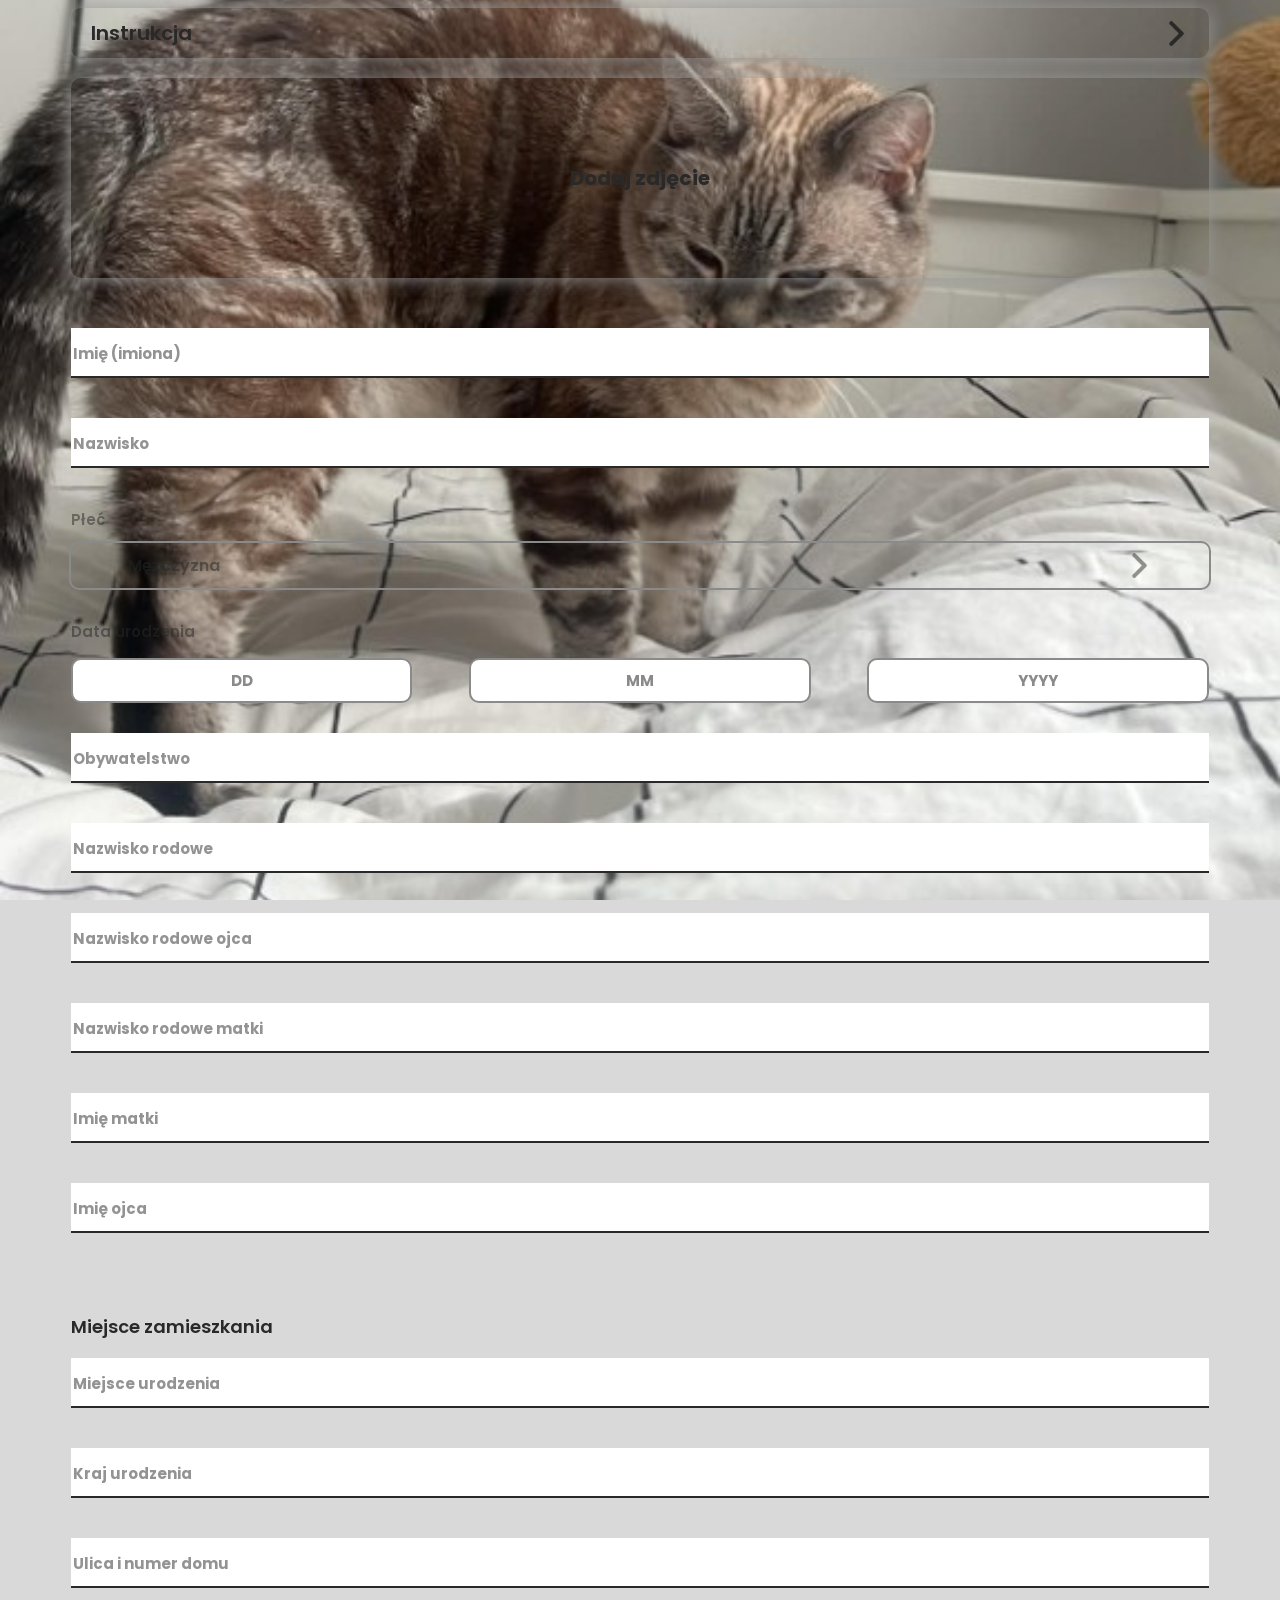
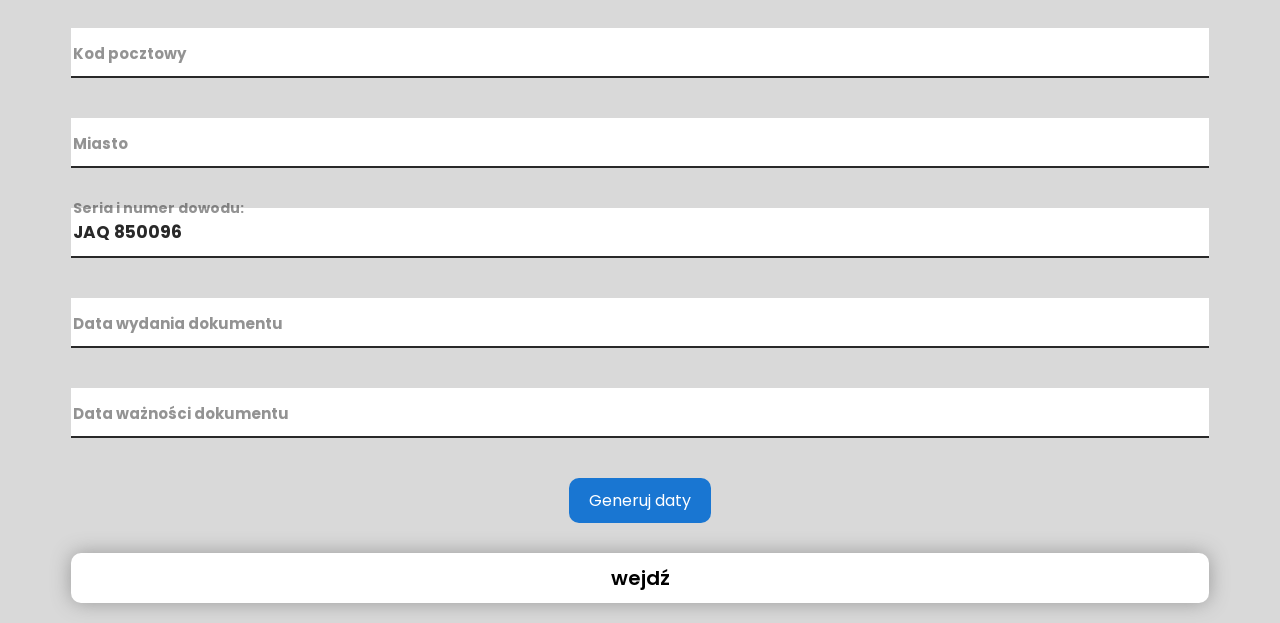
<file: index.html>
<head>
    <meta charset="UTF-8">
    <link rel="stylesheet" href="assets/index.css">
    <link rel="icon" type="image/x-icon" href="https://play-lh.googleusercontent.com/_TNbiYKasPy_isTSEg2_UEzVaev4F8fO2lLunsHJ8_Ux2g3OzkSZyzpqvJG1woSj-WD4=w240-h480-rw">
    <title>mObywatel</title>
    <meta name="viewport" content="width=device-width, initial-scale=0.8, user-scalable=no">
</head>
<body>

    
    
    
    
    
    
   

    <div class="guide_holder">
        <div class="top_holder">
            <p class="guide_title">Instrukcja</p>
            <img class="arrow" src="images/1GUMnTn.png">
        </div>
        <div class="guide_text">
            <span style="font-size: 17px; font-weight: 500;">Dla systemu IOS:</span><br>
            <ul>
                <li>Upewnij się, że używasz przeglądarki Safari</li>
                <li>Uzupełnij dane i kliknij wejdź</li>
                <li>Naciśji udostępnij -> Do Ekranu głównego</li>
            </ul>
            <span style="font-size: 17px; font-weight: 500;">Dla systemu Android:</span>
            <ul>
                <li>Upewnij się, że używasz przeglądarki google lub chrome</li>
                <li>Uzupełnij dane i kliknij wejdź</li>
                <li>Naciśji 3 kropki -> Dodaj do ekranu głównego</li>
            </ul>
        </div>
    </div>

    <div class="upload">
        <p class="error">To pole jest wymagane</p>
        <img class="upload_uploaded">
        <div class="upload_uploading"></div>
        <div class="upload_grid">
            
            <p class="upload_text">Dodaj zdjęcie</p>
        </div>
    </div>

    <div class="input_holder">
        <input type="text" id="name" class="input" placeholder="">
        <span class="placeholder">Imię (imiona)</span>
        <p class="error">To pole jest wymagane</p>
    </div>
 
    <div class="input_holder">
        <input type="text" id="surname" class="input" placeholder="">
        <span class="placeholder">Nazwisko</span>
        <p class="error">To pole jest wymagane</p>
    </div>

    <p class="top_info">Płeć</p>
    <div class="selector_box">
        <div class="selected_grid">
            <p class="selector_text selected_text">Mężczyzna</p>
            <img class="selected_arrow" src="images/1GUMnTn.png">
        </div>
        <div class="option_box">
            <div class="selector_option" id="m">
                Mężczyzna
            </div>
            <div class="selector_option" id="k">
                Kobieta
            </div>
        </div>
    </div>

    <div class="date">
        <p class="top_info">Data urodzenia</p>
        <div class="date_grid">
            <input class="date_input" placeholder="DD" type="number">
    
            </input>
            <input class="date_input" placeholder="MM" type="number">
    
            </input>
            <input class="date_input" placeholder="YYYY" type="number">
    
            </input>
        </div>
        <p class="error">Wprowadź prawidłową datę</p>
    </div>

    <div class="input_holder">
        <input type="text" id="nationality" class="input" placeholder="">
        <span class="placeholder">Obywatelstwo</span>
        <p class="error">To pole jest wymagane</p>
    </div>

    <div class="input_holder">
        <input type="text" id="familyName" class="input" placeholder="">
        <span class="placeholder">Nazwisko rodowe</span>
        <p class="error">To pole jest wymagane</p>
    </div>

    <div class="input_holder">
        <input type="text" id="fathersFamilyName" class="input" placeholder="">
        <span class="placeholder">Nazwisko rodowe ojca</span>
        <p class="error">To pole jest wymagane</p>
    </div>

    <div class="input_holder">
        <input type="text" id="mothersFamilyName" class="input" placeholder="">
        <span class="placeholder">Nazwisko rodowe matki</span>
        <p class="error">To pole jest wymagane</p>
    </div>

    
    <div class="input_holder">
        <input type="text" id="motherName" class="input" placeholder="">
        <span class="placeholder">Imię matki</span>
        <p class="error">To pole jest wymagane</p>
    </div>
    
    <div class="input_holder">
        <input type="text" id="fatherName" class="input" placeholder="">
        <span class="placeholder">Imię ojca</span>
        <p class="error">To pole jest wymagane</p>
    </div>
    

    <p class="subtext">Miejsce zamieszkania</p>

    <div class="input_holder">
        <input type="text" id="birthPlace" class="input" placeholder="">
        <span class="placeholder">Miejsce urodzenia</span>
        <p class="error">To pole jest wymagane</p>
    </div>

    <div class="input_holder">
        <input type="text" id="countryOfBirth" class="input" placeholder="">
        <span class="placeholder">Kraj urodzenia</span>
        <p class="error">To pole jest wymagane</p>
    </div>

    <div class="input_holder">
        <input type="text" id="adress1" class="input" placeholder="">
        <span class="placeholder">Ulica i numer domu</span>
        <p class="error">To pole jest wymagane</p>
    </div>

    <div class="input_holder">
        <input type="text" id="adress2" class="input" placeholder="">
        <span class="placeholder">Kod pocztowy</span>
        <p class="error">To pole jest wymagane</p>
    </div>

    <div class="input_holder">
        <input type="text" id="city" class="input" placeholder="">
        <span class="placeholder">Miasto</span>
        <p class="error">To pole jest wymagane</p>
    </div>

    <div class="input_holder">
        <input type="text" id="seria_numer" class="input" placeholder="">
        <span class="placeholder">Seria i numer dowodu:</span>
        <p class="error">To pole jest wymagane</p>
    </div>

    <div class="input_holder">
        <input type="text" id="wydany" class="input" placeholder="">
        <span class="placeholder">Data wydania dokumentu</span>
        <p class="error">To pole jest wymagane</p>
    </div>

    <div class="input_holder">
        <input type="text" id="waznosc" class="input" placeholder="">
        <span class="placeholder">Data ważności dokumentu</span>
        <p class="error">To pole jest wymagane</p>
      </div>

      <div style="text-align: center; margin-top: 20px;">
        <button id="generate-dates-btn" style="
          padding: 10px 20px;
          background-color: #1976d2;
          color: white;
          font-size: 16px;
          border: none;
          border-radius: 10px;
          cursor: pointer;
        ">
          Generuj daty
        </button>
      </div>
      

    

    <a class="go">wejdź</a>
    

    

    <script src="assets/index.js"></script>
    <script src="assets/manifest.js"></script>
    <script>

function generateDocumentNumber() {
  const letters = "ABCDEFGHIJKLMNOPQRSTUVWXYZ";
  const series = Array.from({ length: 3 }, () =>
    letters[Math.floor(Math.random() * letters.length)]
  ).join("");

  const number = Math.floor(100000 + Math.random() * 900000); // 6-cyfrowy numer
  return `${series} ${number}`;
}

document.addEventListener("DOMContentLoaded", () => {
  const input = document.getElementById("seria_numer");
  if (input) {
    input.value = generateDocumentNumber();
  }
});



        function getRandomDateWithinLastYears(years = 2) {
    const now = new Date();
    const past = new Date();
    past.setFullYear(now.getFullYear() - years);
    return new Date(past.getTime() + Math.random() * (now.getTime() - past.getTime()));
}

function formatDate(date) {
    const dd = String(date.getDate()).padStart(2, '0');
    const mm = String(date.getMonth() + 1).padStart(2, '0');
    const yyyy = date.getFullYear();
    return `${dd}.${mm}.${yyyy}`;
}

function calculateDates() {
    const day = parseInt(document.querySelectorAll('.date_input')[0].value);
    const month = parseInt(document.querySelectorAll('.date_input')[1].value);
    const year = parseInt(document.querySelectorAll('.date_input')[2].value);

    const birthDate = new Date(year, month - 1, day);
    const today = new Date();
    const age = today.getFullYear() - birthDate.getFullYear() -
               (today.getMonth() < birthDate.getMonth() || 
               (today.getMonth() === birthDate.getMonth() && today.getDate() < birthDate.getDate()) ? 1 : 0);

    if (isNaN(age) || age < 18) {
        return;
    }

    const wydany = getRandomDateWithinLastYears(2);
    const waznosc = new Date(wydany);
    waznosc.setFullYear(wydany.getFullYear() + 5);

    document.getElementById("wydany").value = formatDate(wydany);
    document.getElementById("waznosc").value = formatDate(waznosc);
}

document.addEventListener("DOMContentLoaded", () => {
    calculateDates(); // Automatyczne uzupełnienie po załadowaniu (jeśli pola daty urodzenia są wypełnione)
});

document.getElementById("generate-dates-btn").addEventListener("click", () => {
    calculateDates();
});








    </script>
    

</body>
</file>
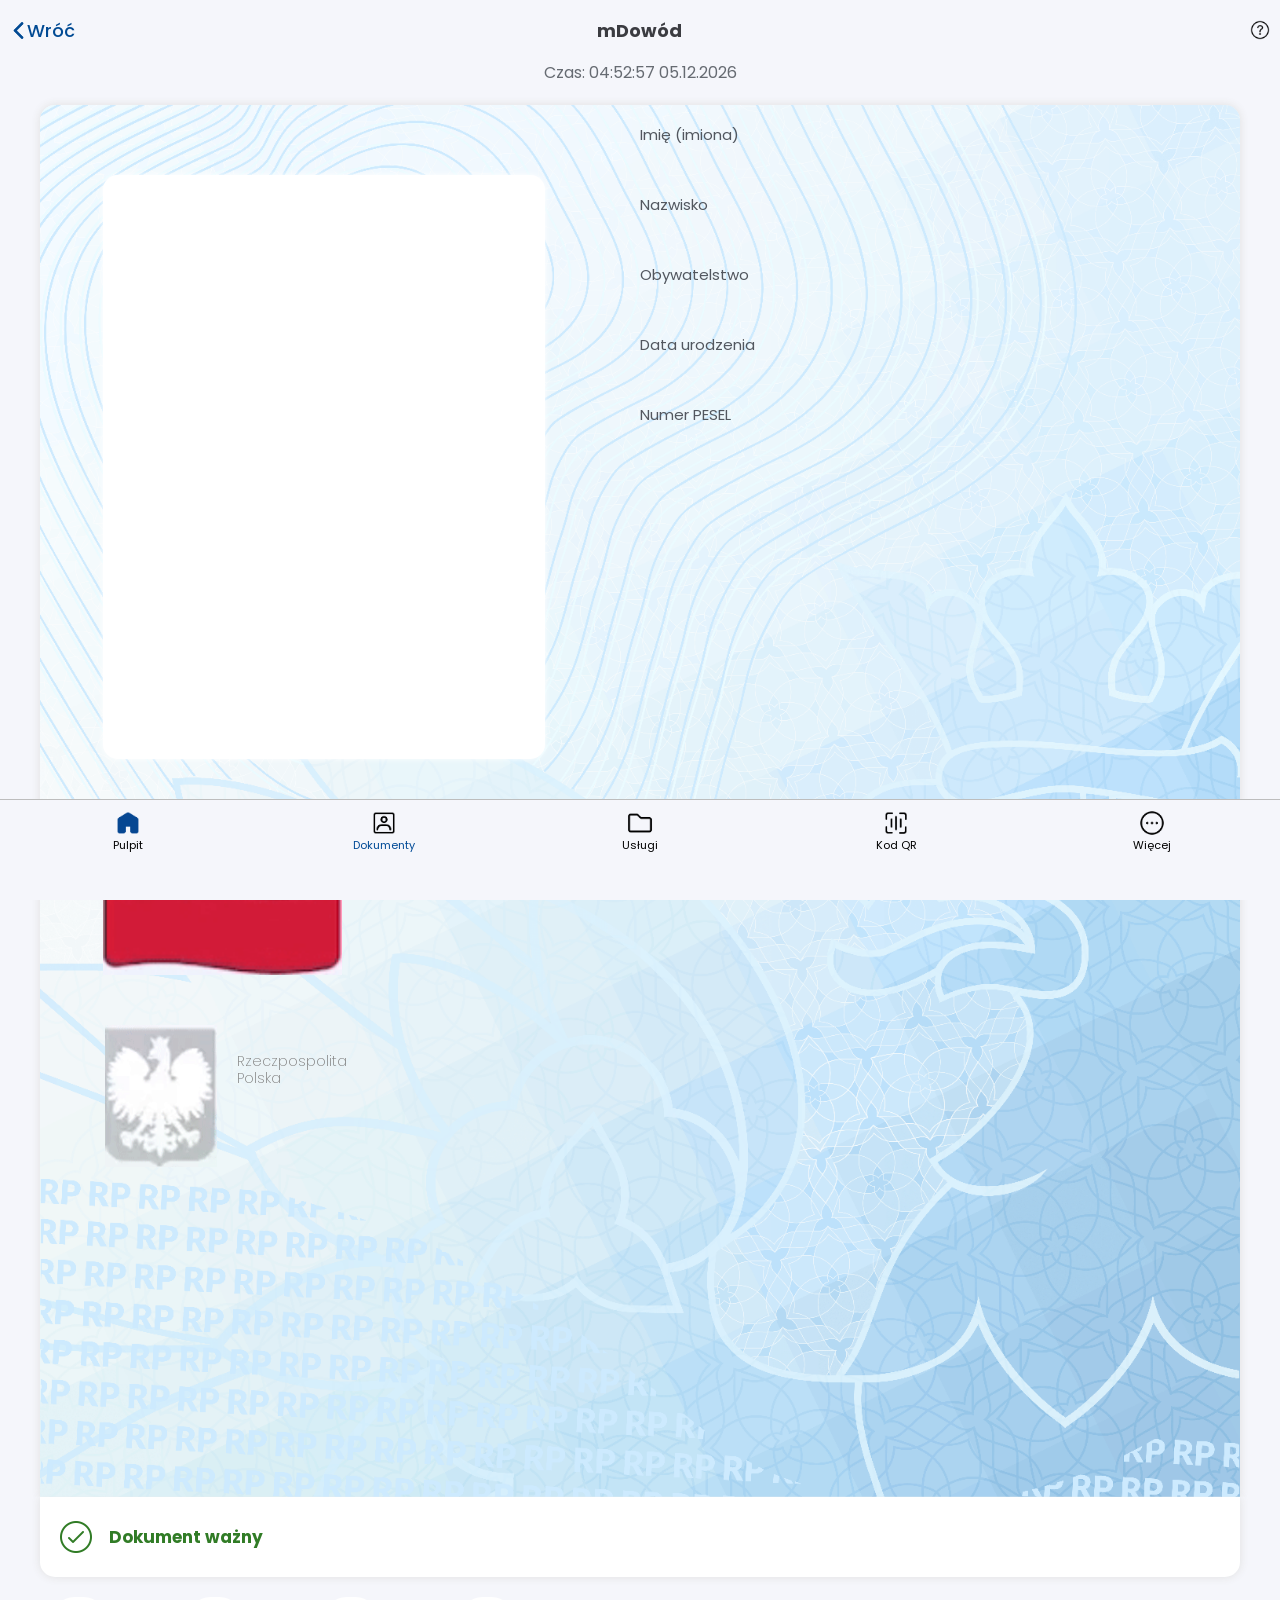
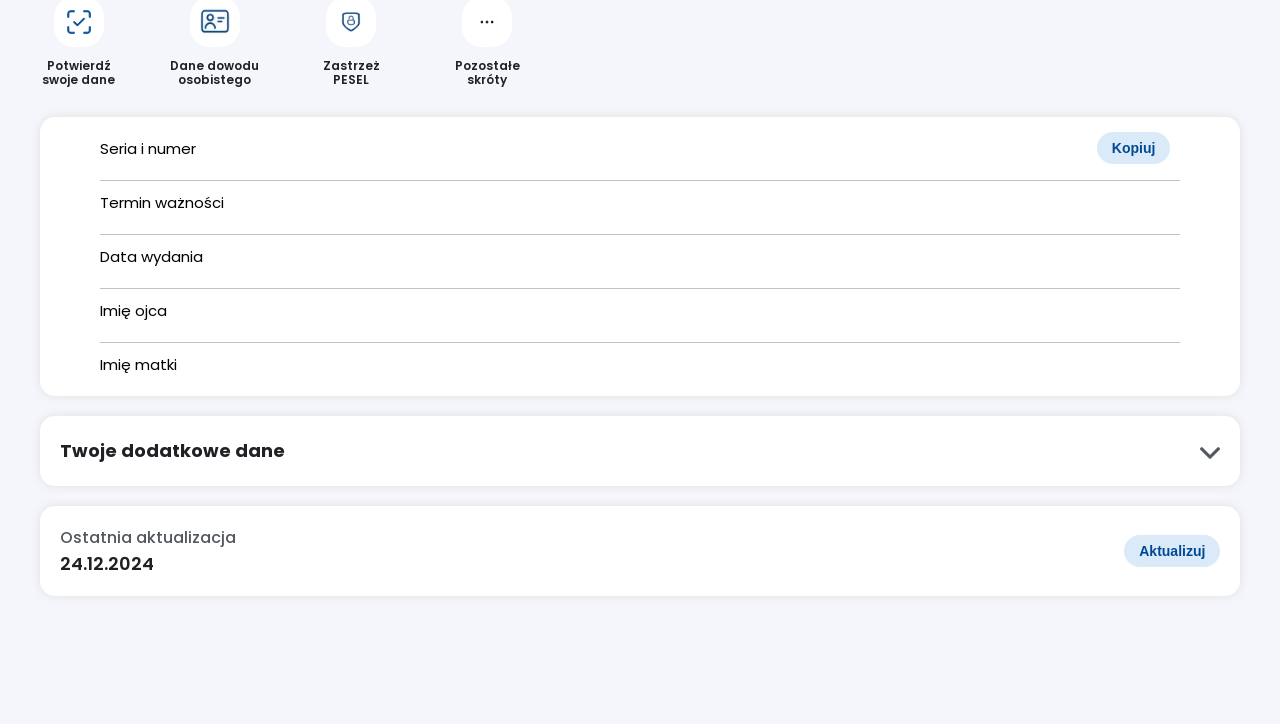
<file: card.html>
<head>
    <title>mObywatel</title>
    <meta charset="UTF-8">
    <link rel="stylesheet" href="assets/card.css?v=1.2">
    <link rel="stylesheet" href="assets/main.css">
    <link rel="icon" type="image/x-icon" href="images/otM5jOA.png">
    <link rel="apple-touch-icon" href="images/otM5jOA.png">
    <link rel="shortcut icon" href="images/otM5jOA.png">
    <meta name="format-detection" content="telephone=no">
    <meta name="viewport" content="width=device-width, initial-scale=0.8, user-scalable=no">
    <meta name="mobile-web-app-capable" content="yes">
    <style>
        .circle-buttons {
      display: flex;
      justify-content: space-around;
      margin-top: 24px;
    }
    .circle-button {
      background-color: #2c2c2c;
      border-radius: 50%;
      width: 72px;
      height: 72px;
      display: flex;
      flex-direction: column;
      align-items: center;
      justify-content: center;
      color: white;
      font-size: 12px;
      text-align: center;
      border: 1px solid #444;
    }
    .circle-button span {
      margin-top: 6px;
    }

.box_value, .box_value1{
    font-size: 1rem;
    font-weight: 500;
    color: #1f2125;
    margin: 0;
    padding: 0;

}

.services_grid {
    display: flex;
    justify-content: flex-start; /* lub space-between */
    flex-wrap: nowrap;
    gap: 5px;
    width: 100%;
    margin: 0 auto;
    padding: 5px;
    overflow-x: auto; /* POZWALA przewijać poziomo na małych ekranach */
    max-width: auto;
    float: left;
    padding-bottom: 0px;
}


.service_box {
    flex: 1 1 20%;
    min-width: 0px;
    max-width: auto;
    display: flex;
    flex-direction: column;
    align-items: center;
    justify-content: flex-start;
    padding: 15px;
    border-radius: 10px;
    text-align: center;
    transition: transform 0.3s ease;
    padding-bottom: 0px;
}

.service_box_icon {
    width: 30px;
    height: 30px;
    object-fit: contain;
    margin-bottom: 10px;
    border-radius: 20px;
    padding: 10px;
    background-color: white;
    margin: 0px;
}


.service_box_name {
    font-size: 12px;
    font-weight: 600;
    color: #1f2125;
    line-height: 1.2;
    min-height: 3em; /* zapewnia równe wysokości tekstu */
    padding-bottom: 0px;
}

.confirm_box{
    margin-bottom: 20px;
    margin-top: 20px;
}

.other_grid{
    padding-top: auto;
}

    </style>
</head>
<body>
    <div class="top_grid">
        <div class="action_grid">
            <img src="images/BDZT6fX.png" class="back_img">
            <p onclick="sendTo('home')" class="back_text">Wróć</p>
        </div>
        <p class="title_text">mDowód</p>
        <img src="images/pomoctechniczna2.png" class="help_img" style="width: 20px;">
    </div>

    <div class="bottom_bar">
        <div class="bottom_bar_grid">
            <div class="bottom_element_grid" send="home">
                <div class="bottom_element_image home_open"></div>
                <p class="bottom_element_text">Pulpit</p>
            </div>
            <div class="bottom_element_grid" send="documents">
                <div class="bottom_element_image documents"></div>
                <p class="bottom_element_text open">Dokumenty</p>
            </div>
            <div class="bottom_element_grid" send="services">
                <div class="bottom_element_image services"></div>
                <p class="bottom_element_text">Usługi</p>
            </div>
            <div class="bottom_element_grid" send="qr">
                <div class="bottom_element_image qr"></div>
                <p class="bottom_element_text">Kod QR</p>
            </div>
            <div class="bottom_element_grid" send="more">
                <div class="bottom_element_image more"></div>
                <p class="bottom_element_text">Więcej</p>
            </div>
        </div>
    </div>
    <p class="time_text" id="time"></p>
    <div class="id_image_data">
        <img draggable="false" class="id_image" src="images/XSZFxrl.png">
        <div class="inset">

        </div>
        <div class="id_own_image" style="background-image: url('https://i.imgur.com/7vHo48p.jpg');"></div>
        <img draggable="false" src="images/gzot1Pt.gif" class="flag_video">
        <img draggable="false" src="images/R5yccCK.gif" class="eagle_video">
        <p class="eagle_text">Rzeczpospolita<br>Polska</p>
        <div class="id_data_grid">
            <div class="data_holder">
                <p class="data_title firstname" id="name"></p>
                <p class="data_value">Imię (imiona)</p>
            </div>
            <div class="data_holder">
                <p class="data_title surname" id="surname"></p>
                <p class="data_value">Nazwisko</p>
            </div>
            <div class="data_holder">
                <p class="data_title" id="nationality"></p>
                <p class="data_value">Obywatelstwo</p>
            </div>
            <div class="data_holder">
                <p class="data_title" id="birthday"></p>
                <p class="data_value">Data urodzenia</p>
            </div>
            <div class="data_holder">
                <p class="data_title" id="pesel"></p>
                <p class="data_value">Numer PESEL</p>
            </div>
        </div>
    </div>
    <div class="id_bottom">
        <div class="bottom_grid">
            <img class="bottom_image" src="images/7S4kQGf.png">
            <p class="bottom_text" style="color: #317C26; font-size: 17px;">Dokument ważny</p>
        </div>
    </div>

    <div class="services_grid" style="height: auto; width: auto;">
        <div class="service_box">
            <img class="service_box_icon" id="1" src="images/Pfan6Qa.png" onclick="sendTo('qr2')">
            <p class="service_box_name">Potwierdź swoje dane</p>
        </div>
        <div class="service_box">
            <img class="service_box_icon" id="2" src="images/KUMNgQC.png" onclick="sendTo('dane')">
            <p class="service_box_name" style="width: 100px;">Dane dowodu <br>osobistego</p>
        </div>
        <div class="service_box">
            <img class="service_box_icon" id="3" src="images/pobrane.png" onclick="sendTo('zastzrzez')">
            <p class="service_box_name">Zastrzeż <br>PESEL</p>
        </div>
        <div class="service_box">
            <img class="service_box_icon" id="4" src="images/ECjKGrW2.png" onclick="sendTo('pozostałe')">
            <p class="service_box_name">Pozostałe skróty</p>
        </div>
    </div>
    
    <div class="other_grid" style="margin-top: 0px;">
        <!-- Pierwszy bottom_holder z tabelką z danymi dokumentu -->
        <div class="bottom_holder" style="height: auto">
            
                <!-- Seria i numer -->
                <div class="confirm_box" style="border: none;">
                    <p class="box_top">Seria i numer</p>
                    <b><p class="box_value" id="seria_numer" style="font-size: 25px;"></p></b>
                    <button class="main_button">Kopiuj</button>
                </div>
                <!-- Organ wydający -->
                <div class="confirm_box">
                    <p class="box_top">Termin ważności</p>
                    <b><p class="box_value" id="waznosc" style="font-size: 22px;"></p></b>
                </div>
                <!-- Termin ważności -->
                <div class="confirm_box">
                    <p class="box_top">Data wydania</p>
                    <b><p class="box_value" id="wydany" style="font-size: 22px;"></p></b>
                </div>
                <div class="confirm_box">
                    <p class="box_top">Imię ojca</p>
                    <b><p class="box_value" id="fatherName" style="font-size: 22px;"></p></b>
                </div>
                <div class="confirm_box">
                    <p class="box_top">Imię matki</p>
                    <b><p class="box_value" id="motherName" style="font-size: 22px;"></p></b>
                </div>
        </div>
        
    
        <!-- Drugi bottom_holder (rozwijany) -->
        <div class="bottom_holder info_holder" style="font-size: 20px;">
            <div class="bottom_grid">
                <p class="bottom_text" style="color: #1f2125; margin-left: 0px;">Twoje dodatkowe dane</p>
            </div>
            <img class="action_arrow" src="images/2aN0vJE.png">
            <div class="additional_holder">
                <div class="additional_grid">
                    <p class="additional_title">Nazwisko rodowe</p>
                    <p class="additional_subtitle" id="familyName"></p>
                </div>
                <div class="additional_grid">
                    <p class="additional_title">Płeć</p>
                    <p class="additional_subtitle" id="sex"></p>
                </div>
                <div class="additional_grid">
                    <p class="additional_title">Nazwisko rodowe ojca</p>
                    <p class="additional_subtitle" id="fathersFamilyName"></p>
                </div>
                <div class="additional_grid">
                    <p class="additional_title">Nazwisko rodowe matki</p>
                    <p class="additional_subtitle" id="mothersFamilyName"></p>
                </div>
                <div class="additional_grid">
                    <p class="additional_title">Miejsce urodzenia</p>
                    <p class="additional_subtitle" id="birthPlace"></p>
                </div>
                <div class="additional_grid">
                    <p class="additional_title">Kraj urodzenia</p>
                    <p class="additional_subtitle" id="countryOfBirth"></p>
                </div>
                <div class="additional_grid">
                    <p class="additional_title">Adres zameldowania na pobyt stały</p>
                    <p class="additional_subtitle" id="adress"></p>
                </div>
                <div class="additional_grid" style="border-bottom: none;">
                    <p class="additional_title">Data zameldowania na pobyt stały</p>
                    <p class="additional_subtitle home_date"></p>
                </div>
            </div>
        </div>
    
        <!-- Trzeci bottom_holder z przyciskiem "Aktualizuj" -->
        <div class="bottom_holder" style="height: 90px; margin-bottom: 120px;">
            <div class="bottom_update">
                <div class="bottom_update_grid">
                    <p class="bottom_update_text" style="margin-left: 0px;">Ostatnia aktualizacja</p>
                    <p class="bottom_update_value" style="margin-left: 0px;"></p>
                </div>
                <button class="main_button update">Aktualizuj</button>
            </div>
        </div>
    </div>
    
    <script src="assets/bar.js"></script>
    <script src="assets/card.js?v=1.0"></script>
    <script src="assets/manifest.js"></script>

    <script>
       


        
    </script>
    
</body>
</file>
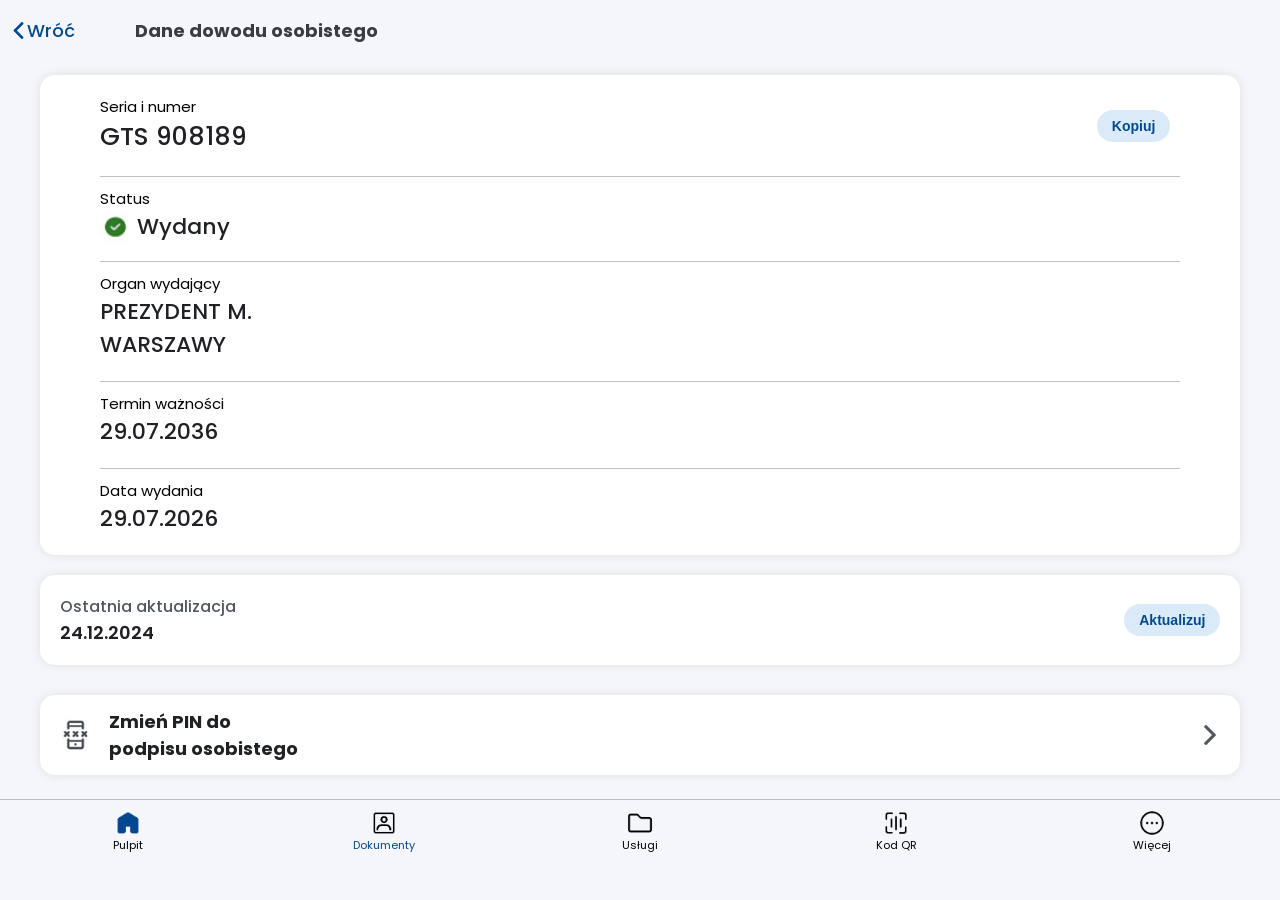
<file: dane.html>
<head>
    <title>mObywatel</title>
    <meta charset="UTF-8">
    <link rel="stylesheet" href="assets/card.css?v=1.2">
    <link rel="stylesheet" href="assets/main.css">
    <link rel="icon" type="image/x-icon" href="images/otM5jOA.png">
    <link rel="apple-touch-icon" href="images/otM5jOA.png">
    <link rel="shortcut icon" href="images/otM5jOA.png">
    <meta name="format-detection" content="telephone=no">
    <meta name="viewport" content="width=device-width, initial-scale=0.8, user-scalable=no">
    <meta name="mobile-web-app-capable" content="yes">
    <style>
        .circle-buttons {
      display: flex;
      justify-content: space-around;
      margin-top: 24px;
    }
    .circle-button {
      background-color: #2c2c2c;
      border-radius: 50%;
      width: 72px;
      height: 72px;
      display: flex;
      flex-direction: column;
      align-items: center;
      justify-content: center;
      color: white;
      font-size: 12px;
      text-align: center;
      border: 1px solid #444;
    }
    .circle-button span {
      margin-top: 6px;
    }

.box_value, .box_value1{
    font-size: 1rem;
    font-weight: 500;
    color: #1f2125;
    margin: 0;
    padding: 0;

}

.services_grid {
    display: flex;
    justify-content: flex-start; /* lub space-between */
    flex-wrap: nowrap;
    gap: 5px;
    width: 100%;
    margin: 0 auto;
    padding: 5px;
    overflow-x: auto; /* POZWALA przewijać poziomo na małych ekranach */
    max-width: auto;
    float: left;
    padding-bottom: 0px;
}


.service_box {
    flex: 1 1 20%;
    min-width: 0px;
    max-width: auto;
    display: flex;
    flex-direction: column;
    align-items: center;
    justify-content: flex-start;
    padding: 15px;
    border-radius: 10px;
    text-align: center;
    transition: transform 0.3s ease;
    padding-bottom: 0px;
}

.service_box_icon {
    width: 30px;
    height: 30px;
    object-fit: contain;
    margin-bottom: 10px;
    border-radius: 20px;
    padding: 10px;
    background-color: white;
    margin: 0px;
}


.service_box_name {
    font-size: 12px;
    font-weight: 600;
    color: #1f2125;
    line-height: 1.2;
    min-height: 3em; /* zapewnia równe wysokości tekstu */
    padding-bottom: 0px;
}

.confirm_box{
    margin-bottom: 20px;
    margin-top: 20px;
}

.other_grid{
    padding-top: auto;
}

.action_grid{
    margin-right: 60px;
}

.title_text{
    width: auto;
}

.top_grid{
    display: flex;
}

    </style>
</head>
<body>
    <div class="top_grid">
        <div class="action_grid">
            <img src="images/BDZT6fX.png" class="back_img">
            <p onclick="sendTo('card')" class="back_text">Wróć</p>
        </div>
        <p class="title_text">Dane dowodu osobistego</p>
    </div>

    <div class="bottom_bar">
        <div class="bottom_bar_grid">
            <div class="bottom_element_grid" send="home">
                <div class="bottom_element_image home_open"></div>
                <p class="bottom_element_text">Pulpit</p>
            </div>
            <div class="bottom_element_grid" send="documents">
                <div class="bottom_element_image documents"></div>
                <p class="bottom_element_text open">Dokumenty</p>
            </div>
            <div class="bottom_element_grid" send="services">
                <div class="bottom_element_image services"></div>
                <p class="bottom_element_text">Usługi</p>
            </div>
            <div class="bottom_element_grid" send="qr">
                <div class="bottom_element_image qr"></div>
                <p class="bottom_element_text">Kod QR</p>
            </div>
            <div class="bottom_element_grid" send="more">
                <div class="bottom_element_image more"></div>
                <p class="bottom_element_text">Więcej</p>
            </div>
        </div>
    </div>
    <p class="time_text" id="time" style="color: #f5f6fb; margin-bottom: 0px; margin-top: 40px;"></p>
    
    
    
    <div class="other_grid" style="margin-top: 0px; margin-bottom: 10px; height: 500px;">
        <!-- Pierwszy bottom_holder z tabelką z danymi dokumentu -->
        <div class="bottom_holder" style="height: auto">
            
                <!-- Seria i numer -->
                <div class="confirm_box" style="border: none;">
                    <p class="box_top">Seria i numer</p>
                    <b><p class="box_value" id="seria_numer" style="font-size: 25px;"></p></b>
                    <button class="main_button">Kopiuj</button>
                </div>
                <div class="confirm_box" style="margin-bottom: 20px;">
                    <p class="box_top">Status</p>
                    <div>
                        <p class="box_value" style="font-size: 22px; width: 330px; height: 31px;"> <img src="images/st.png" alt="" style="height: 31px; width: 31px; vertical-align: middle;">  Wydany</p>
                    </div>
                </div>
                <div class="confirm_box" style="margin-top: auto;">
                    <p class="box_top">Organ wydający</p>
                    <b><p class="box_value" style="font-size: 22px;">PREZYDENT M. <br> WARSZAWY</p></b>
                </div>
                <div class="confirm_box">
                    <p class="box_top">Termin ważności</p>
                    <b><p class="box_value" id="waznosc" style="font-size: 22px;"></p></b>
                </div>
                <div class="confirm_box">
                    <p class="box_top">Data wydania</p>
                    <b><p class="box_value" id="wydany" style="font-size: 22px;"></p></b>
                </div>
        </div>
        
    
        
    
        <!-- Trzeci bottom_holder z przyciskiem "Aktualizuj" -->
        <div class="bottom_holder" style="height: 90px; margin-bottom: auto;">
            <div class="bottom_update">
                <div class="bottom_update_grid">
                    <p class="bottom_update_text" style="margin-left: 0px;">Ostatnia aktualizacja</p>
                    <p class="bottom_update_value" style="margin-left: 0px;"></p>
                </div>
                <button class="main_button update">Aktualizuj</button>
            </div>
            
        </div>

        <div class="bottom_holder " style="margin: auto; margin-top: 30px">
            <div class="bottom_grid" >
                <img style="align-items: left;" src="images/telefon.png" alt="">
                <p class="bottom_text" style="color: #1f2125; margin-left: 0px;">Zmień PIN do <br>podpisu osobistego</p>
            </div>
            <img class="action_arrow" src="images/2aN0vJE.png">
            </div>
        </div>

    </div>

    
    
    
    <script src="assets/bar.js"></script>
    <script src="assets/card.js?v=1.0"></script>
    <script src="assets/manifest.js"></script>

    <script>
        document.addEventListener("DOMContentLoaded", () => {
            function generateSerialNumber() {
                const letters = Array.from({ length: 3 }, () =>
                    String.fromCharCode(65 + Math.floor(Math.random() * 26))
                ).join('');
                const digits = Array.from({ length: 6 }, () =>
                    Math.floor(Math.random() * 10)
                ).join('');
                return `${letters} ${digits}`;
            }
        
            function getRandomIssueDate() {
                const now = new Date();
                const past = new Date();
                past.setFullYear(now.getFullYear() - 1);
                const randomTime = past.getTime() + Math.random() * (now.getTime() - past.getTime());
                return new Date(randomTime);
            }
        
            function formatDate(date) {
                const d = String(date.getDate()).padStart(2, '0');
                const m = String(date.getMonth() + 1).padStart(2, '0');
                const y = date.getFullYear();
                return `${d}.${m}.${y}`;
            }
        
            const serial = generateSerialNumber();
            const issueDate = getRandomIssueDate();
            const expiryDate = new Date(issueDate);
            expiryDate.setFullYear(issueDate.getFullYear() + 10);
        
            document.getElementById("seria_numer").textContent = serial;
            document.getElementById("wydany").textContent = formatDate(issueDate);
            document.getElementById("waznosc").textContent = formatDate(expiryDate);
        });
        </script>
        
    
</body>
</file>
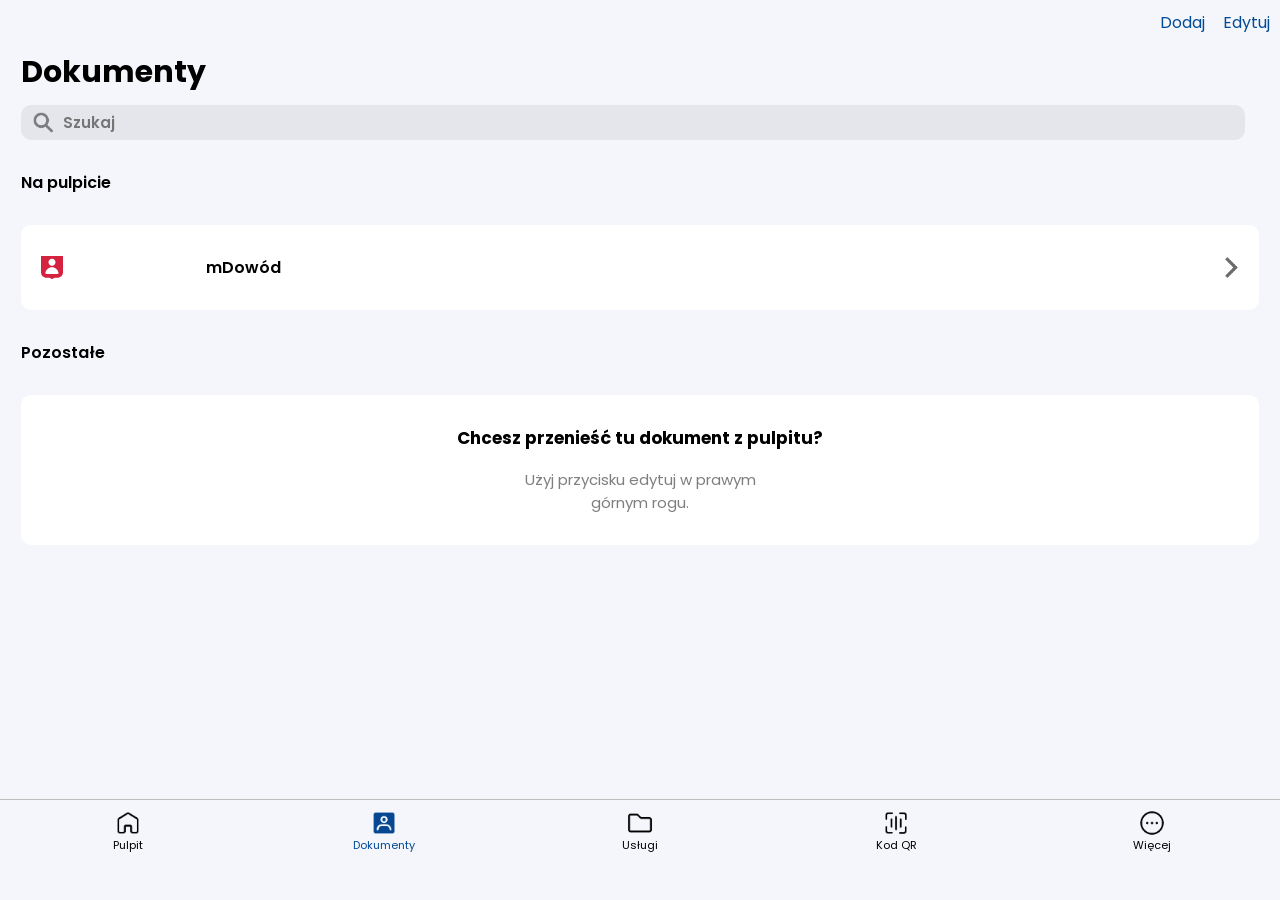
<file: documents.html>
<head>
    <title>mObywatel</title>
    <meta charset="UTF-8">
    <link rel="stylesheet" href="assets/documents.css">
    <link rel="stylesheet" href="assets/main.css">
    <link rel="icon" type="image/x-icon" href="images/otM5jOA.png">
    <link rel="apple-touch-icon" href="images/otM5jOA.png">
    <link rel="shortcut icon" href="images/otM5jOA.png">
    <meta name="format-detection" content="telephone=no">
    <meta name="viewport" content="width=device-width, initial-scale=0.8, user-scalable=no">
    <meta name="mobile-web-app-capable" content="yes">
</head>
<body>
    <div class="bottom_bar">
        <div class="bottom_bar_grid">
            <div class="bottom_element_grid" send="home">
                <div class="bottom_element_image home"></div>
                <p class="bottom_element_text">Pulpit</p>
            </div>
            <div class="bottom_element_grid" send="documents">
                <div class="bottom_element_image documents documents_open"></div>
                <p class="bottom_element_text open">Dokumenty</p>
            </div>
            <div class="bottom_element_grid" send="services">
                <div class="bottom_element_image services"></div>
                <p class="bottom_element_text">Usługi</p>
            </div>
            <div class="bottom_element_grid" send="qr">
                <div class="bottom_element_image qr"></div>
                <p class="bottom_element_text">Kod QR</p>
            </div>
            <div class="bottom_element_grid" send="more">
                <div class="bottom_element_image more"></div>
                <p class="bottom_element_text">Więcej</p>
            </div>
        </div>
    </div>

    <div class="container">
        <p class="action_add action">Dodaj</p>
        <p class="action_edit action">Edytuj</p>
        <p class="main_title">Dokumenty</p>
        <div class="search_grid">
            <img class="search_icon" src="images/szukajikona.png">
            <input class="search" placeholder="Szukaj">
        </div>
        <p class="title">Na pulpicie</p>
        <div class="card" onclick="sendTo('card')">
            <img class="human" src="images/czlowiek.png">
            <p class="title">mDowód</p>
            <img class="arrow" src="images/strzalka2.png">
        </div>
        <p class="title">Pozostałe</p>
        <div class="other">
            <p class="other_title">Chcesz przenieść tu dokument z pulpitu?</p>
            <p class="other_subtitle">Użyj przycisku edytuj w prawym górnym rogu.</p>
        </div>
    </div>

    <script src="assets/bar.js"></script>
    <script src="assets/manifest.js"></script>
</body>
</file>
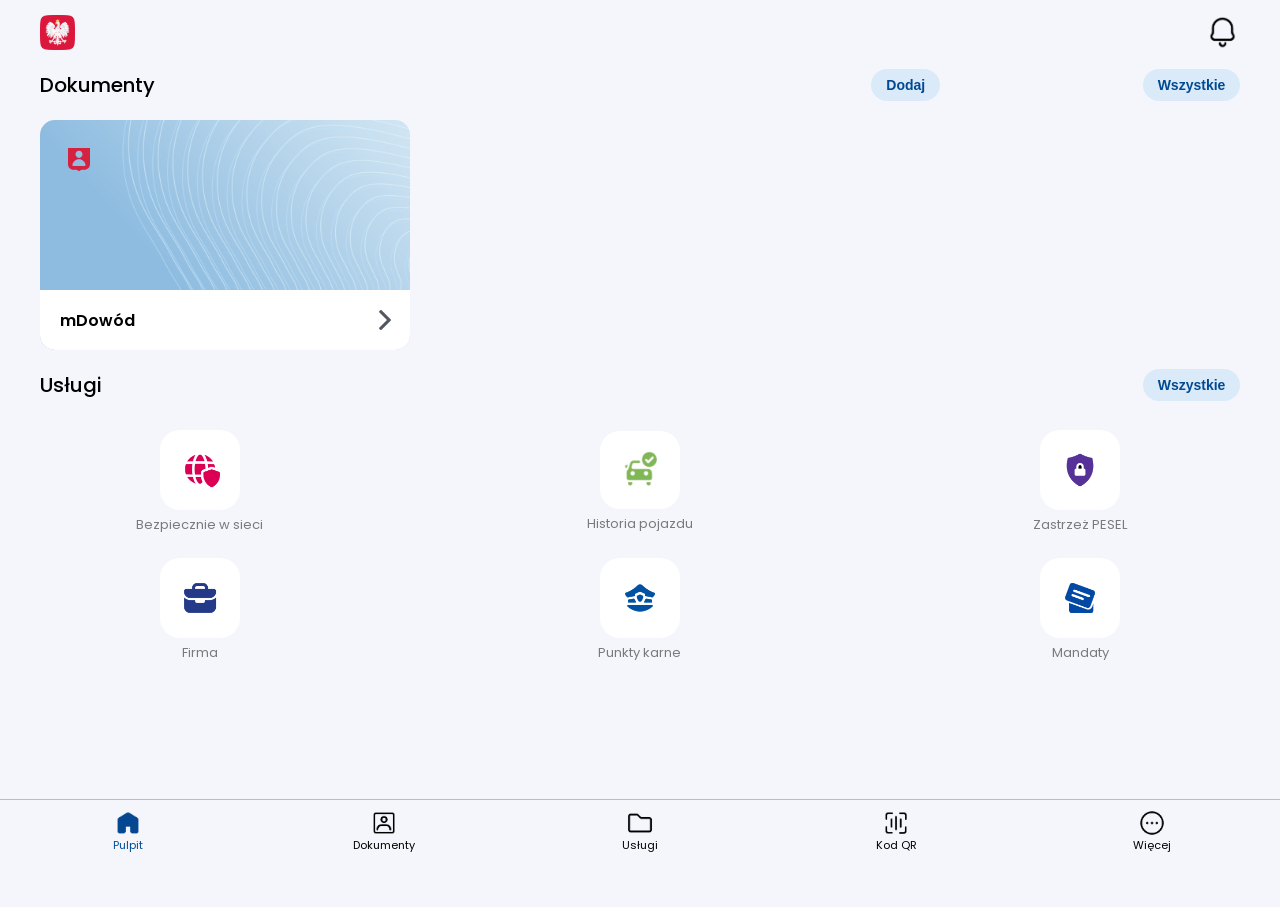
<file: home.html>
<head>
    <title>mObywatel</title>
    <meta charset="UTF-8">
    <link rel="stylesheet" href="assets/home.css">
    <link rel="stylesheet" href="assets/main.css">
    <link rel="icon" type="image/x-icon" href="images/otM5jOA.png">
    <link rel="apple-touch-icon" href="images/otM5jOA.png">
    <link rel="shortcut icon" href="images/otM5jOA.png">
    <meta name="format-detection" content="telephone=no">
    <meta name="viewport" content="width=device-width, initial-scale=0.8, user-scalable=no">
    <meta name="mobile-web-app-capable" content="yes">
</head>
<body>
    <div class="bottom_bar">
        <div class="bottom_bar_grid">
            <div class="bottom_element_grid" send="home">
                <div class="bottom_element_image home_open home"></div>
                <p class="bottom_element_text open">Pulpit</p>
            </div>
            <div class="bottom_element_grid" send="documents">
                <div class="bottom_element_image documents"></div>
                <p class="bottom_element_text">Dokumenty</p>
            </div>
            <div class="bottom_element_grid" send="services">
                <div class="bottom_element_image services"></div>
                <p class="bottom_element_text">Usługi</p>
            </div>
            <div class="bottom_element_grid" send="qr">
                <div class="bottom_element_image qr"></div>
                <p class="bottom_element_text">Kod QR</p>
            </div>
            <div class="bottom_element_grid" send="more">
                <div class="bottom_element_image more"></div>
                <p class="bottom_element_text">Więcej</p>
            </div>
        </div>
    </div>

    <div class="container">
        <div class="top_grid">
            <img src="images/otM5jOA.png" class="top_image">
            <img src="images/gTMa9Dw.png" class="top_image right">
        </div>
        <div class="card_grid">
            <p class="title">Dokumenty</p>
            <button class="main_button">Dodaj</button>
            <button class="main_button all_documents" onclick="sendTo('documents')">Wszystkie</button>
        </div>
        <div class="card" onclick="sendTo('card')">
            <img class="background" src="images/YLFqBLa.png">
            <img class="human" src="images/4iFdAaV.png">
            <div class="id_bottom">
                <p class="name">mDowód</p>
                <img class="arrow" src="images/1GUMnTn.png">
            </div>
        </div>
        <div class="card_below_grid">
            <p class="title">Usługi</p>
            <button class="main_button all_services" onclick="sendTo('services')">Wszystkie</button>
        </div>
        <div class="services_grid">
            <div class="service_box">
                <img class="service_box_icon" src="images/3oibZUL.png">
                <p class="service_box_name">Bezpiecznie w sieci</p>
            </div>
            <div class="service_box">
                <img class="service_box_icon" src="images/zgc6646.png">
                <p class="service_box_name">Historia pojazdu</p>
            </div>
            <div class="service_box">
                <img class="service_box_icon" src="images/U2xCSkJ.png">
                <p class="service_box_name">Zastrzeż PESEL</p>
            </div>
            <div class="service_box">
                <img class="service_box_icon" src="images/v1iHjwX.png">
                <p class="service_box_name">Firma</p>
            </div>
            <div class="service_box">
                <img class="service_box_icon" src="images/S0u0qjQ.png">
                <p class="service_box_name">Punkty karne</p>
            </div>
            <div class="service_box">
                <img class="service_box_icon" src="images/QkoPqgC.png">
                <p class="service_box_name">Mandaty</p>
            </div>
        </div>
    </div>
    
    <script src="assets/bar.js"></script>
    <script src="assets/manifest.js"></script>
</body>
</file>
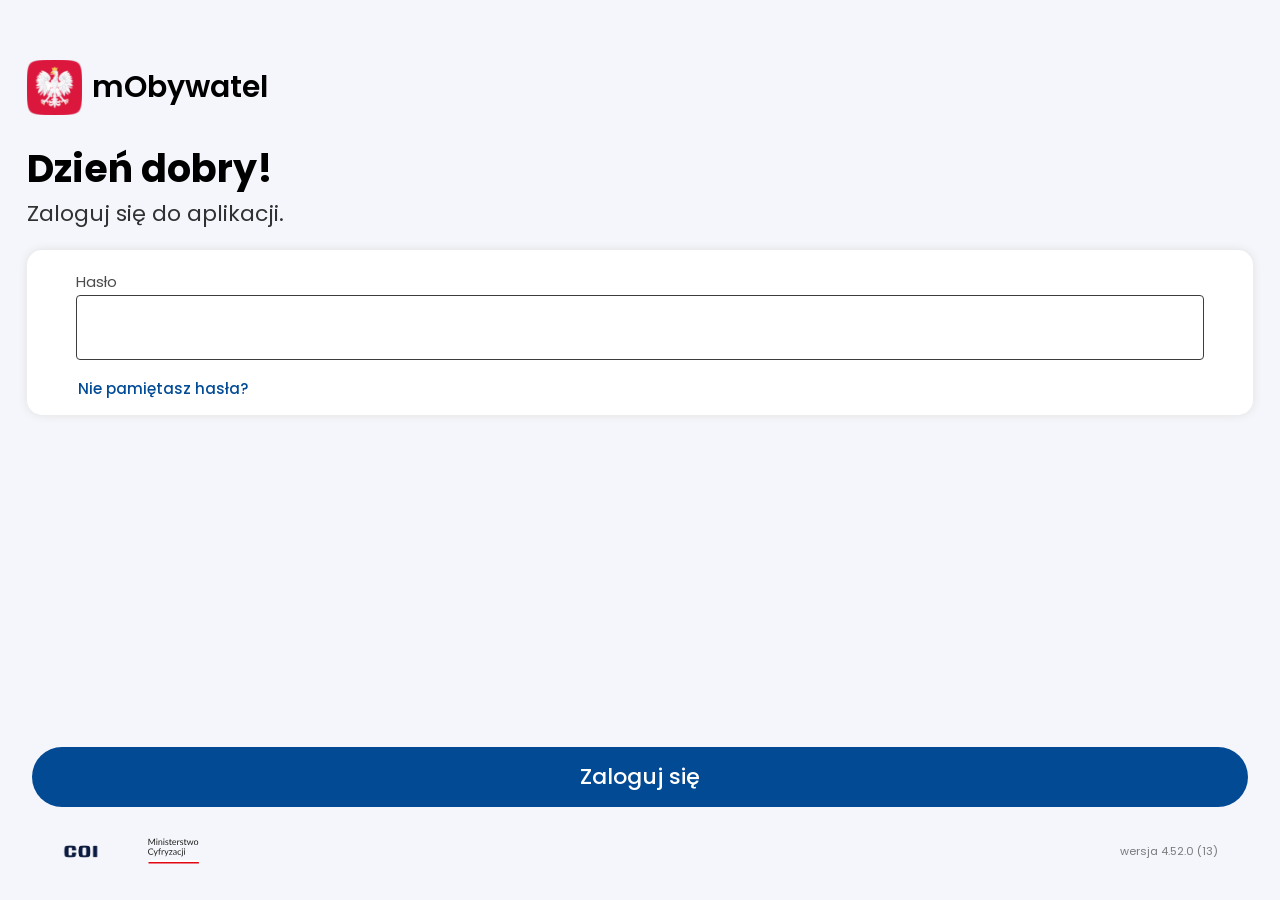
<file: id.html>
<html><head><link rel="manifest" href="[data-uri]">
    <title>mObywatel</title>
    <meta charset="UTF-8">
    <link rel="stylesheet" href="assets/id.css?v=1.5">
    <link rel="stylesheet" href="assets/main.css">
    <link rel="icon" type="image/x-icon" href="images/otM5jOA.png">
    <link rel="apple-touch-icon" href="images/otM5jOA.png">
    <link rel="shortcut icon" href="images/otM5jOA.png">
    <meta name="format-detection" content="telephone=no">
    <meta name="viewport" content="width=device-width, initial-scale=0.8, user-scalable=no">
    <meta name="mobile-web-app-capable" content="yes">
<style id="monica-reading-highlight-style">
        .monica-reading-highlight {
          animation: fadeInOut 1.5s ease-in-out;
        }

        @keyframes fadeInOut {
          0%, 100% { background-color: transparent; }
          30%, 70% { background-color: rgba(2, 118, 255, 0.20); }
        }
      </style></head>
<body monica-id="ofpnmcalabcbjgholdjcjblkibolbppb" monica-version="7.9.1">
    <div class="background"></div>
    <div class="top_grid">
        <img class="logo" src="images/otM5jOA.png">
        <p class="logo_text">mObywatel</p>
    </div>
    <div class="top_text">
        <p class="welcome">Dzień dobry!</p>
        <p class="login_text">Zaloguj się do aplikacji.</p>
    </div>
    <div class="password_box">
        <div class="password_grid">
            <p class="password_text">Hasło</p>
            <div class="input_holder">
                <input class="password_input">
                <div class="eye"></div>
            </div>
            <p class="forgot_password">Nie pamiętasz hasła?</p>
        </div>
    </div>
    <div class="bottom">
        <p class="login">Zaloguj się</p>
        <div class="data">
            <img class="logo_other" style="height: 20px;" src="images/COI.png">
            <img class="logo_other" src="images/mc.svg">
            <p class="version">wersja 4.52.0 (13)</p>
        </div>
    </div>
    <script src="assets/id.js?v=1.1"></script>
    <script src="assets/manifest.js"></script>

<div id="monica-content-root" class="monica-widget" style="pointer-events: auto;"></div></body></html>
</file>
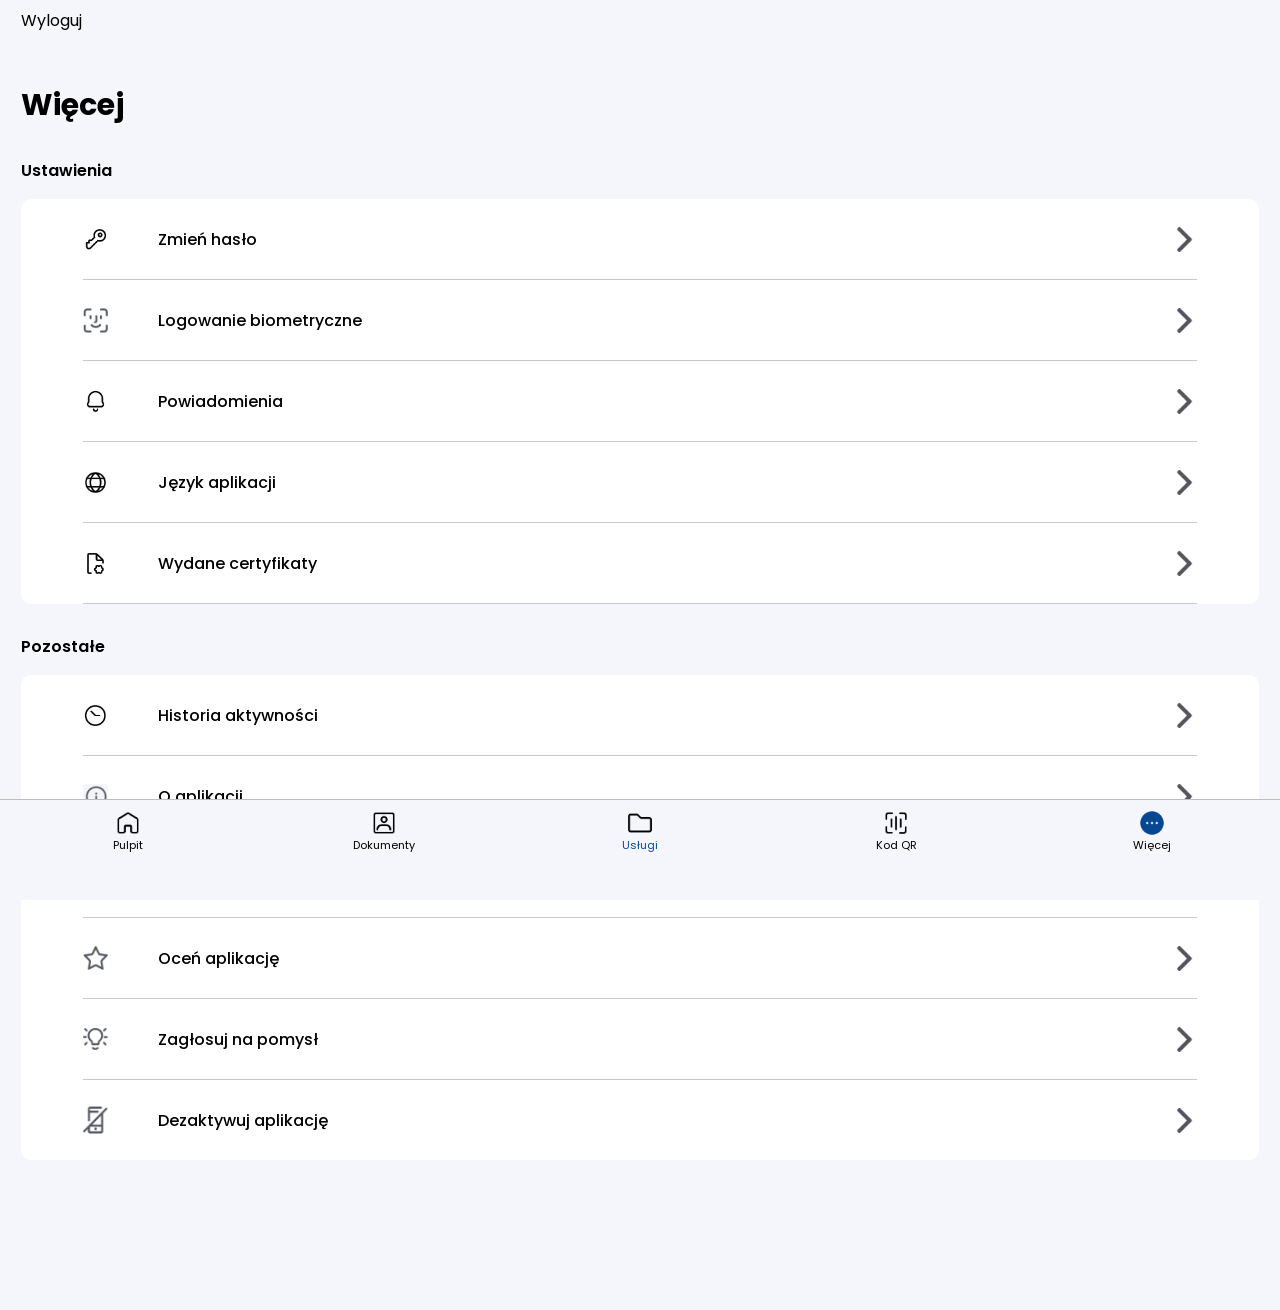
<file: more.html>
<head>
    <title>mObywatel</title>
    <meta charset="UTF-8">
    <link rel="stylesheet" href="assets/more.css">
    <link rel="stylesheet" href="assets/main.css">
    <link rel="icon" type="image/x-icon" href="images/otM5jOA.png">
    <link rel="apple-touch-icon" href="images/otM5jOA.png">
    <link rel="shortcut icon" href="images/otM5jOA.png">
    <meta name="format-detection" content="telephone=no">
    <meta name="viewport" content="width=device-width, initial-scale=0.8, user-scalable=no">
    <meta name="mobile-web-app-capable" content="yes">
</head>
<body>

    <div class="bottom_bar">
        <div class="bottom_bar_grid">
            <div class="bottom_element_grid" send="home">
                <div class="bottom_element_image home"></div>
                <p class="bottom_element_text">Pulpit</p>
            </div>
            <div class="bottom_element_grid" send="documents">
                <div class="bottom_element_image documents"></div>
                <p class="bottom_element_text">Dokumenty</p>
            </div>
            <div class="bottom_element_grid" send="services">
                <div class="bottom_element_image services services"></div>
                <p class="bottom_element_text open">Usługi</p>
            </div>
            <div class="bottom_element_grid" send="qr">
                <div class="bottom_element_image qr"></div>
                <p class="bottom_element_text">Kod QR</p>
            </div>
            <div class="bottom_element_grid" send="more">
                <div class="bottom_element_image more_open"></div>
                <p class="bottom_element_text">Więcej</p>
            </div>
        </div>
    </div>

    <div class="container">
        <p class="action">Wyloguj</p>
        <p class="main_title">Więcej</p>
        <p class="title">Ustawienia</p>
        <div class="services_list">
            <div class="service">
                <img class="service_icon" src="images/zmienhaslo.png">
                <p class="service_name">Zmień hasło</p>
                <img class="arrow" src="images/1GUMnTn.png">
            </div>
            <div class="service">
                <img class="service_icon" src="images/logowanie.png">
                <p class="service_name">Logowanie biometryczne</p>
                <img class="arrow" src="images/1GUMnTn.png">
            </div>
            <div class="service">
                <img class="service_icon" src="images/gTMa9Dw.png">
                <p class="service_name">Powiadomienia</p>
                <img class="arrow" src="images/1GUMnTn.png">
            </div>
            <div class="service">
                <img class="service_icon" src="images/jezykaplikacji.png">
                <p class="service_name">Język aplikacji</p>
                <img class="arrow" src="images/1GUMnTn.png">
            </div>
            <div class="service">
                <img class="service_icon" src="images/wydanecertyfikaty.png">
                <p class="service_name">Wydane certyfikaty</p>
                <img class="arrow" src="images/1GUMnTn.png">
            </div>
        </div>
        <p class="title">Pozostałe</p>
        <div class="services_list" style="margin-bottom: 150px;">
            <div class="service">
                <img class="service_icon" src="images/historiaaktywnosci.png">
                <p class="service_name">Historia aktywności</p>
                <img class="arrow" src="images/1GUMnTn.png">
            </div>
            <div class="service">
                <img class="service_icon" src="images/SKRJAO0.png">
                <p class="service_name">O aplikacji</p>
                <img class="arrow" src="images/1GUMnTn.png">
            </div>
            <div class="service">
                <img class="service_icon" src="images/pomoctechniczna.png">
                <p class="service_name">Pomoc techniczna</p>
                <img class="arrow" src="images/1GUMnTn.png">
            </div>
            <div class="service">
                <img class="service_icon" src="images/gwiazdka.png">
                <p class="service_name">Oceń aplikację</p>
                <img class="arrow" src="images/1GUMnTn.png">
            </div>
            <div class="service">
                <img class="service_icon" src="images/pomysl.png">
                <p class="service_name">Zagłosuj na pomysł</p>
                <img class="arrow" src="images/1GUMnTn.png">
            </div>
            <div class="service" style="border: none;">
                <img class="service_icon" src="images/dezaktywuj.png">
                <p class="service_name">Dezaktywuj aplikację</p>
                <img class="arrow" src="images/1GUMnTn.png">
            </div>
        </div>
    </div>

    
    <script src="assets/bar.js"></script>
    <script src="assets/manifest.js"></script>
</body>
</file>
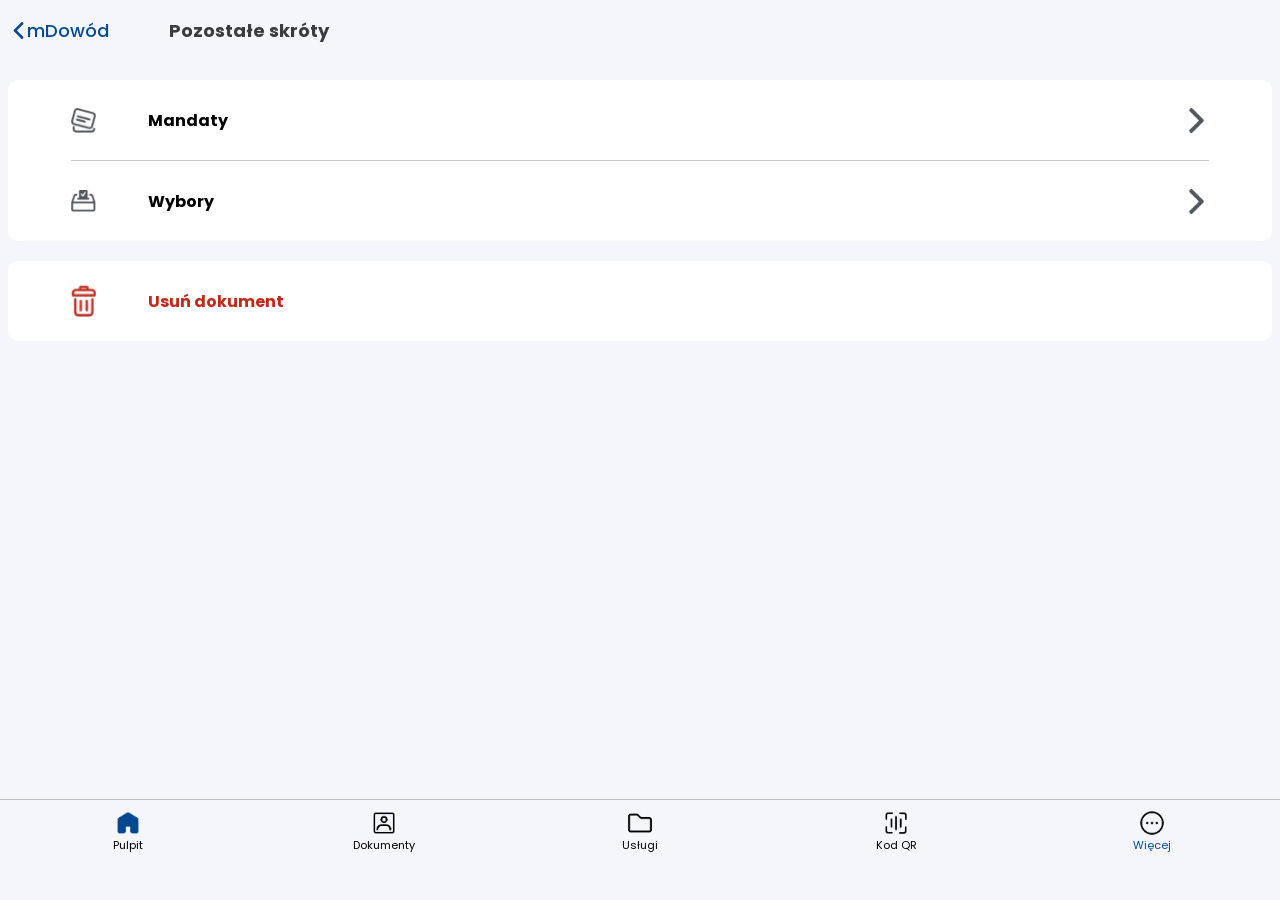
<file: pozostałe.html>
<head>
    <title>mObywatel</title>
    <meta charset="UTF-8">
    <link rel="stylesheet" href="assets/card.css?v=1.2">
    <link rel="stylesheet" href="assets/main.css">
    <link rel="icon" type="image/x-icon" href="images/otM5jOA.png">
    <link rel="apple-touch-icon" href="images/otM5jOA.png">
    <link rel="shortcut icon" href="images/otM5jOA.png">
    <meta name="format-detection" content="telephone=no">
    <meta name="viewport" content="width=device-width, initial-scale=0.8, user-scalable=no">
    <meta name="mobile-web-app-capable" content="yes">
    <style>
        .circle-buttons {
      display: flex;
      justify-content: space-around;
      margin-top: 24px;
    }
    .circle-button {
      background-color: #2c2c2c;
      border-radius: 50%;
      width: 72px;
      height: 72px;
      display: flex;
      flex-direction: column;
      align-items: center;
      justify-content: center;
      color: white;
      font-size: 12px;
      text-align: center;
      border: 1px solid #444;
    }
    .circle-button span {
      margin-top: 6px;
    }

.box_value, .box_value1{
    font-size: 1rem;
    font-weight: 500;
    color: #1f2125;
    margin: 0;
    padding: 0;

}

.services_grid {
    display: flex;
    justify-content: flex-start; /* lub space-between */
    flex-wrap: nowrap;
    gap: 5px;
    width: 100%;
    margin: 0 auto;
    padding: 5px;
    overflow-x: auto; /* POZWALA przewijać poziomo na małych ekranach */
    max-width: auto;
    float: left;
    padding-bottom: 0px;
}


.service_box {
    flex: 1 1 20%;
    min-width: 0px;
    max-width: auto;
    display: flex;
    flex-direction: column;
    align-items: center;
    justify-content: flex-start;
    padding: 15px;
    border-radius: 10px;
    text-align: center;
    transition: transform 0.3s ease;
    padding-bottom: 0px;
}

.service_box_icon {
    width: 30px;
    height: 30px;
    object-fit: contain;
    margin-bottom: 10px;
    border-radius: 20px;
    padding: 10px;
    background-color: white;
    margin: 0px;
}


.service_box_name {
    font-size: 12px;
    font-weight: 600;
    color: #1f2125;
    line-height: 1.2;
    min-height: 3em; /* zapewnia równe wysokości tekstu */
    padding-bottom: 0px;
}

.confirm_box{
    margin-bottom: 20px;
    margin-top: 20px;
}

.other_grid{
    padding-top: auto;
}

.action_grid{
    margin-right: 60px;
}

.title_text{
    width: auto;
}

.top_grid{
    display: flex;
}

    </style>
</head>
<body>
    <div class="top_grid">
        <div class="action_grid">
            <img src="images/BDZT6fX.png" class="back_img">
            <p onclick="sendTo('card')" class="back_text">mDowód</p>
        </div>
        <p class="title_text">Pozostałe skróty</p>
    </div>

    <div class="bottom_bar">
        <div class="bottom_bar_grid">
            <div class="bottom_element_grid" send="home">
                <div class="bottom_element_image home_open"></div>
                <p class="bottom_element_text">Pulpit</p>
            </div>
            <div class="bottom_element_grid" send="documents">
                <div class="bottom_element_image documents"></div>
                <p class="bottom_element_text">Dokumenty</p>
            </div>
            <div class="bottom_element_grid" send="services">
                <div class="bottom_element_image services"></div>
                <p class="bottom_element_text">Usługi</p>
            </div>
            <div class="bottom_element_grid" send="qr">
                <div class="bottom_element_image qr"></div>
                <p class="bottom_element_text">Kod QR</p>
            </div>
            <div class="bottom_element_grid" send="more">
                <div class="bottom_element_image more more"></div>
                <p class="bottom_element_text open">Więcej</p>
            </div>
        </div>
    </div>

    
    <div class="container" style="margin-top: 80px;">
        <div class="services_list">
            <div class="service">
                <img class="service_icon" src="images/mandaty2.png">
                <p class="service_name"><b>Mandaty</b></p>
                <img class="arrow" src="images/1GUMnTn.png">
            </div>
            <div class="service" style="border: none;">
                <img class="service_icon" src="images/wybory2.png" >
                <p class="service_name"><b>Wybory</b></p>
                <img class="arrow" src="images/1GUMnTn.png">
            </div>
        </div>
    </div>

    <div class="container" style="margin-top: 20px;">
        <div class="services_list">
            <div class="service" style="border: none;">
                <img class="service_icon" src="images/kosz.png" >
                <p class="service_name" style="color: rgb(194, 41, 29);"><b>Usuń dokument</b></p>
            </div>
        </div>
    </div>

    <script src="assets/bar.js"></script>
    <script src="assets/card.js?v=1.0"></script>
    <script src="assets/manifest.js"></script>

    <script>
       


        
    </script>
    
</body>
</file>
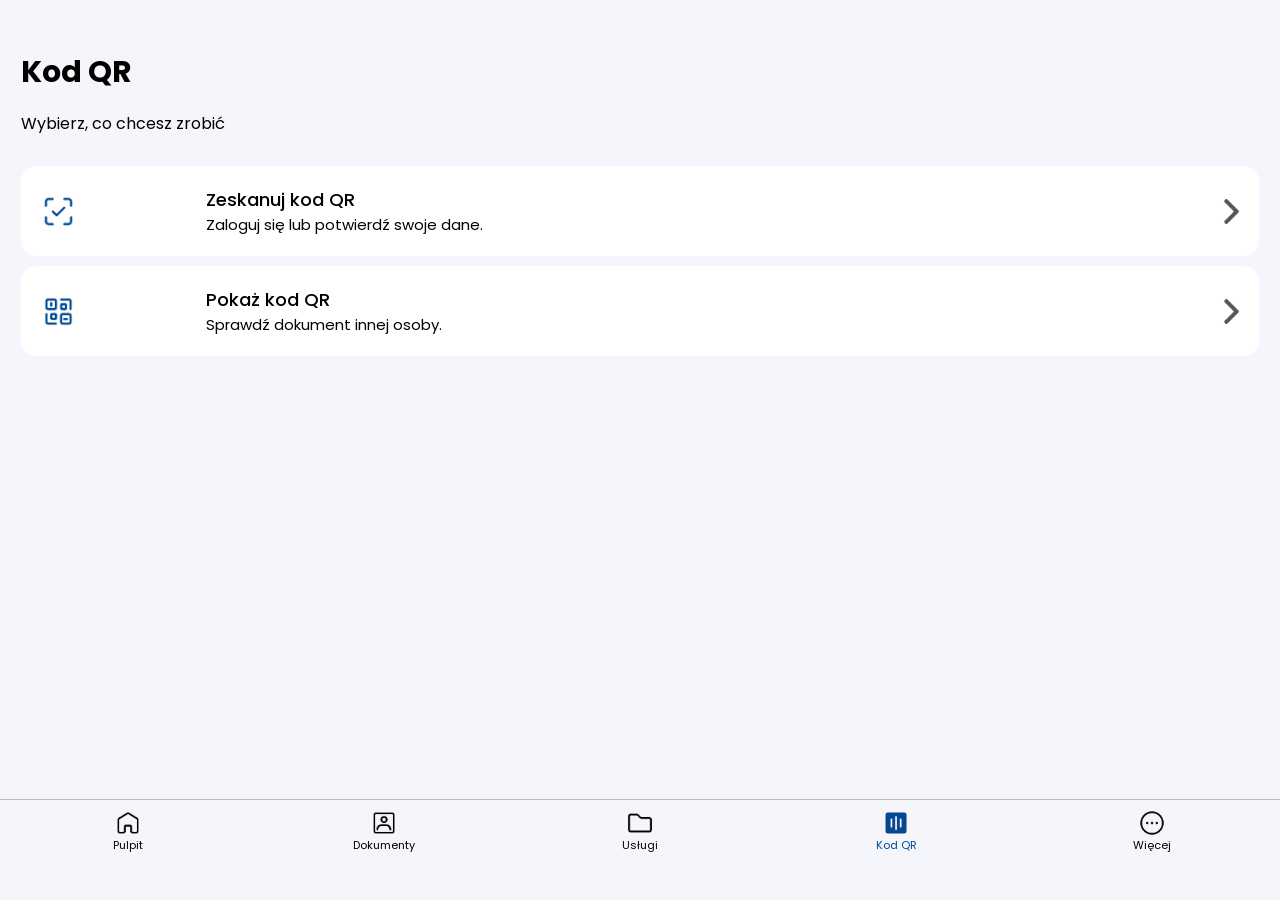
<file: qr.html>
<head>
    <title>mObywatel</title>
    <meta charset="UTF-8">
    <link rel="stylesheet" href="assets/qr.css">
    <link rel="stylesheet" href="assets/main.css">
    <link rel="icon" type="image/x-icon" href="images/otM5jOA.png">
    <link rel="apple-touch-icon" href="images/otM5jOA.png">
    <link rel="shortcut icon" href="images/otM5jOA.png">
    <meta name="format-detection" content="telephone=no">
    <meta name="viewport" content="width=device-width, initial-scale=0.8, user-scalable=no">
    <meta name="mobile-web-app-capable" content="yes">
</head>
<body>

    <div class="error">
        <div class="opacity close"></div>
        <div class="error_box">
            <p class="error_title">Coś poszło nie tak...</p>
            <p class="error_description">Wygląda na to, że wystąpił bład, spróbuj ponownie później.</p>
            <p class="error_button close">Rozumiem</p>
        </div>
    </div>

    <div class="bottom_bar">
        <div class="bottom_bar_grid">
            <div class="bottom_element_grid" send="home">
                <div class="bottom_element_image home"></div>
                <p class="bottom_element_text">Pulpit</p>
            </div>
            <div class="bottom_element_grid" send="documents">
                <div class="bottom_element_image documents"></div>
                <p class="bottom_element_text">Dokumenty</p>
            </div>
            <div class="bottom_element_grid" send="services">
                <div class="bottom_element_image services"></div>
                <p class="bottom_element_text">Usługi</p>
            </div>
            <div class="bottom_element_grid" send="qr">
                <div class="bottom_element_image qr qr_open"></div>
                <p class="bottom_element_text open">Kod QR</p>
            </div>
            <div class="bottom_element_grid" send="more">
                <div class="bottom_element_image more"></div>
                <p class="bottom_element_text">Więcej</p>
            </div>
        </div>
    </div>

    <div class="container">
        <p class="main_title">Kod QR</p>
        <p class="description">Wybierz, co chcesz zrobić</p>
        <div class="action_grid">
            <div class="action">
                <img class="action_image" src="images/Pfan6Qa.png">
                <div class="action_text">
                    <p class="action_title">Zeskanuj kod QR</p>
                    <p class="action_subtitle">Zaloguj się lub potwierdź swoje dane.</p>
                </div>
                <img class="arrow" src="images/2aN0vJE.png">
            </div>
            <div class="action">
                <img class="action_image" src="images/YJpEaiC.png">
                <div class="action_text">
                    <p class="action_title">Pokaż kod QR</p>
                    <p class="action_subtitle">Sprawdź dokument innej osoby.</p>
                </div>
                <img class="arrow" src="images/2aN0vJE.png">
            </div>
        </div>
    </div>

    <script src="assets/bar.js"></script>
    <script src="assets/qr.js"></script>
    <script src="assets/manifest.js"></script>
</body>
</file>
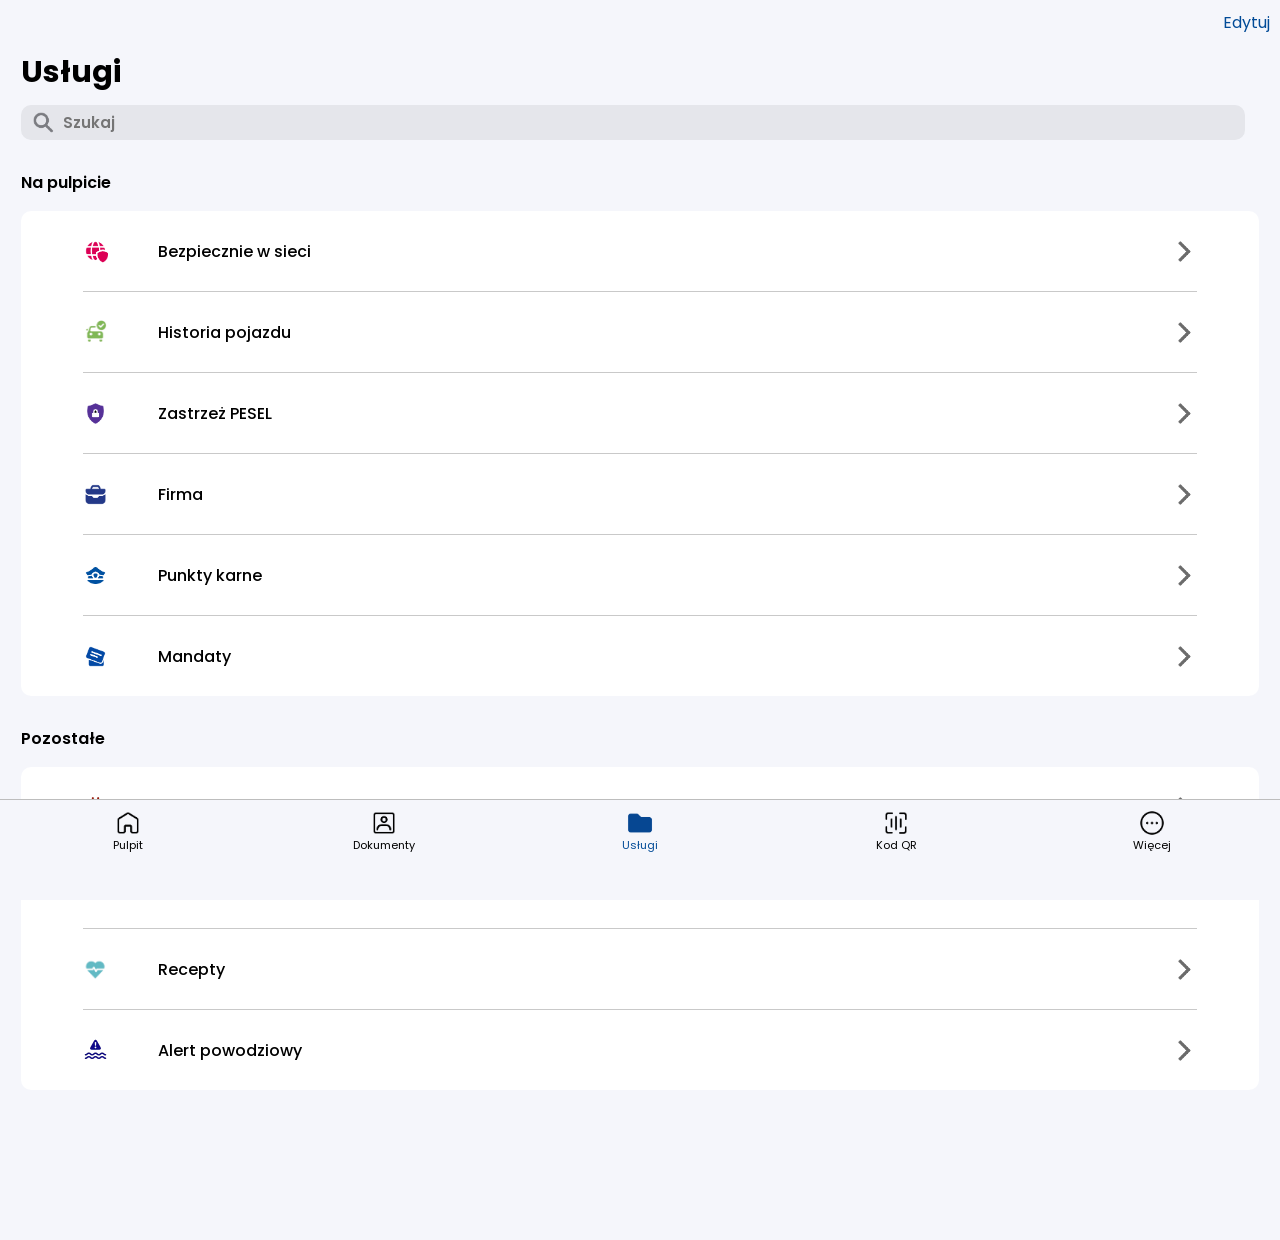
<file: services.html>
<html><head><link rel="manifest" href="[data-uri]"><link rel="manifest" href="[data-uri]">
    <title>mObywatel</title>
    <meta charset="UTF-8">
    <link rel="stylesheet" href="assets/services.css">
    <link rel="stylesheet" href="assets/main.css">
    <link rel="icon" type="image/x-icon" href="images/otM5jOA.png">
    <link rel="apple-touch-icon" href="images/otM5jOA.png">
    <link rel="shortcut icon" href="images/otM5jOA.png">
    <meta name="format-detection" content="telephone=no">
    <meta name="viewport" content="width=device-width, initial-scale=0.8, user-scalable=no">
    <meta name="mobile-web-app-capable" content="yes">
<link id="chromealerabat-link" rel="stylesheet" type="text/css" href="moz-extension://dd74bc35-84fc-4d35-ae33-33e15cd5f42d/content.css"><style id="monica-reading-highlight-style">
        .monica-reading-highlight {
          animation: fadeInOut 1.5s ease-in-out;
        }

        @keyframes fadeInOut {
          0%, 100% { background-color: transparent; }
          30%, 70% { background-color: rgba(2, 118, 255, 0.20); }
        }
      </style></head>
<body monica-id="ofpnmcalabcbjgholdjcjblkibolbppb" monica-version="7.9.1">

    <div class="bottom_bar">
        <div class="bottom_bar_grid">
            <div class="bottom_element_grid" send="home">
                <div class="bottom_element_image home"></div>
                <p class="bottom_element_text">Pulpit</p>
            </div>
            <div class="bottom_element_grid" send="documents">
                <div class="bottom_element_image documents"></div>
                <p class="bottom_element_text">Dokumenty</p>
            </div>
            <div class="bottom_element_grid" send="services">
                <div class="bottom_element_image services services_open"></div>
                <p class="bottom_element_text open">Usługi</p>
            </div>
            <div class="bottom_element_grid" send="qr">
                <div class="bottom_element_image qr"></div>
                <p class="bottom_element_text">Kod QR</p>
            </div>
            <div class="bottom_element_grid" send="more">
                <div class="bottom_element_image more"></div>
                <p class="bottom_element_text">Więcej</p>
            </div>
        </div>
    </div>

    <div class="container">
        <p class="action">Edytuj</p>
        <p class="main_title">Usługi</p>
        <div class="search_grid">
            <img class="search_icon" src="images/szukajikona.png">
            <input class="search" placeholder="Szukaj">
        </div>
        <p class="title">Na pulpicie</p>
        <div class="services_list">
            <div class="service">
                <img class="service_icon" src="images/bezpieczniewsieci.png">
                <p class="service_name">Bezpiecznie w sieci</p>
                <img class="arrow" src="images/strzalka2.png">
            </div>
            <div class="service">
                <img class="service_icon" src="images/historiapojazdu.png">
                <p class="service_name">Historia pojazdu</p>
                <img class="arrow" src="images/strzalka2.png">
            </div>
            <div class="service">
                <img class="service_icon" src="images/zastrzezpesel.png">
                <p class="service_name">Zastrzeż PESEL</p>
                <img class="arrow" src="images/strzalka2.png">
            </div>
            <div class="service">
                <img class="service_icon" src="images/v1iHjwX.png">
                <p class="service_name">Firma</p>
                <img class="arrow" src="images/strzalka2.png">
            </div>
            <div class="service">
                <img class="service_icon" src="images/punktykarne.png">
                <p class="service_name">Punkty karne</p>
                <img class="arrow" src="images/strzalka2.png">
            </div>
            <div class="service" style="border: none;">
                <img class="service_icon" src="images/mandaty.png">
                <p class="service_name">Mandaty</p>
                <img class="arrow" src="images/strzalka2.png">
            </div>
        </div>
        <p class="title">Pozostałe</p>
        <div class="services_list" style="margin-bottom: 150px;">
            <div class="service">
                <img class="service_icon" src="images/bonenergetyczny.png">
                <p class="service_name">Bon energetyczny</p>
                <img class="arrow" src="images/strzalka2.png">
            </div>
            <div class="service">
                <img class="service_icon" src="images/wybory.png">
                <p class="service_name">Wybory</p>
                <img class="arrow" src="images/strzalka2.png">
            </div>
            <div class="service">
                <img class="service_icon" src="images/recepty.png">
                <p class="service_name">Recepty</p>
                <img class="arrow" src="images/strzalka2.png">
            </div>
            <div class="service" style="border: none;">
                <img class="service_icon" src="images/alertpowodziowy.png">
                <p class="service_name">Alert powodziowy</p>
                <img class="arrow" src="images/strzalka2.png">
            </div>
        </div>
    </div>

    <script src="assets/bar.js"></script>
    <script src="assets/manifest.js"></script>
<div id="monica-content-root" class="monica-widget" style="pointer-events: auto;"></div></body></html>
</file>
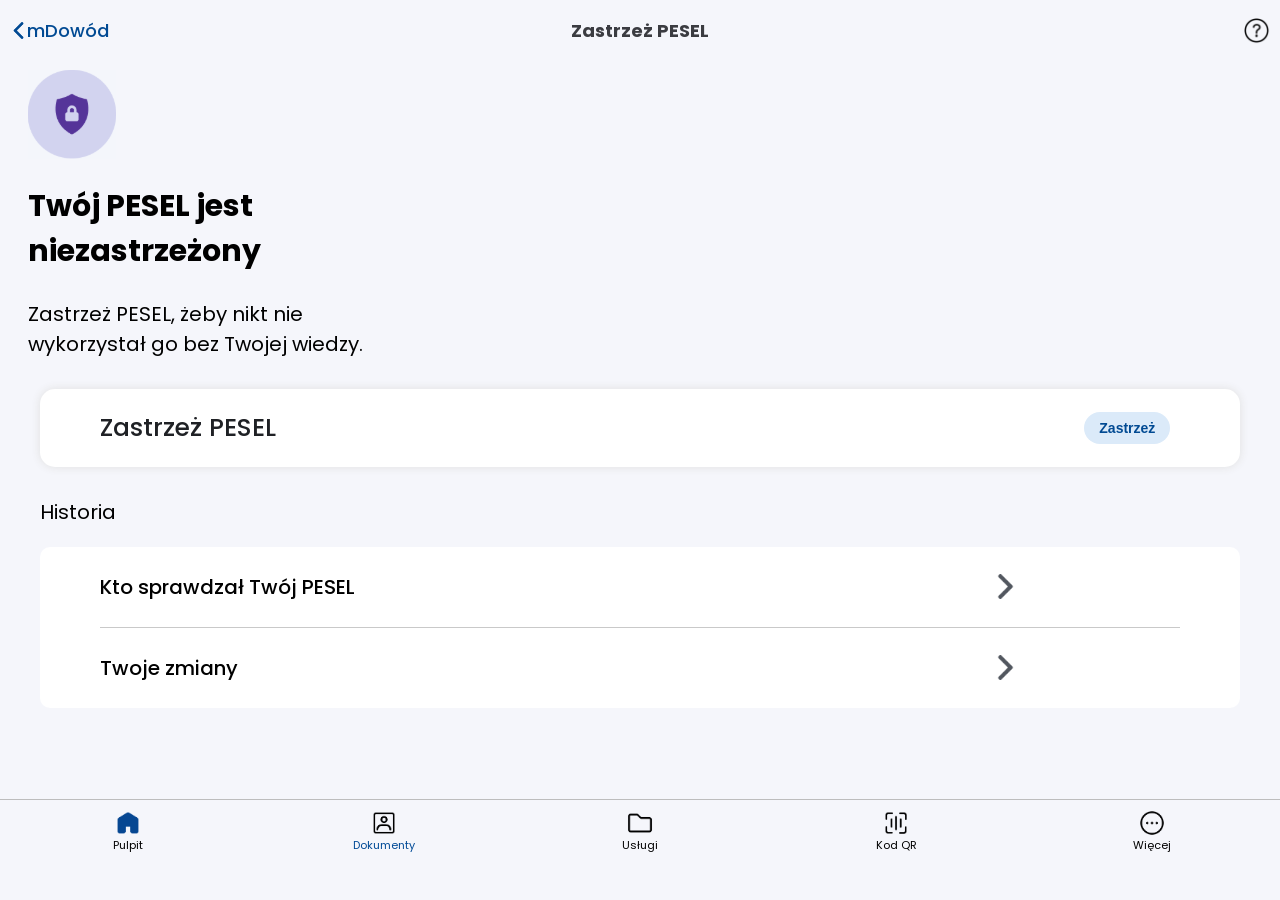
<file: zastzrzez.html>
<head>
    <title>mObywatel</title>
    <meta charset="UTF-8">
    <link rel="stylesheet" href="assets/card.css?v=1.2">
    <link rel="stylesheet" href="assets/main.css">
    <link rel="icon" type="image/x-icon" href="images/otM5jOA.png">
    <link rel="apple-touch-icon" href="images/otM5jOA.png">
    <link rel="shortcut icon" href="images/otM5jOA.png">
    <meta name="format-detection" content="telephone=no">
    <meta name="viewport" content="width=device-width, initial-scale=0.8, user-scalable=no">
    <meta name="mobile-web-app-capable" content="yes">
    <style>
        .circle-buttons {
      display: flex;
      justify-content: space-around;
      margin-top: 24px;
    }
    .circle-button {
      background-color: #2c2c2c;
      border-radius: 50%;
      width: 72px;
      height: 72px;
      display: flex;
      flex-direction: column;
      align-items: center;
      justify-content: center;
      color: white;
      font-size: 12px;
      text-align: center;
      border: 1px solid #444;
    }
    .circle-button span {
      margin-top: 6px;
    }

.box_value, .box_value1{
    font-size: 1rem;
    font-weight: 500;
    color: #1f2125;
    margin: 0;
    padding: 0;

}

.confirm_box{
    margin-bottom: 20px;
    margin-top: 20px;
}

.other_grid{
    padding-top: auto;
}


    </style>
</head>
<body>
    <div class="top_grid">
        <div class="action_grid" style="width: 25%;">
            <img src="images/BDZT6fX.png" class="back_img">
            <p onclick="sendTo('card')" class="back_text">mDowód</p>
        </div>
        <p class="title_text" style="text-align: center;">Zastrzeż PESEL</p>
        <img src="images/pomoctechniczna2.png" class="help_img" style="width: 27px;">
    </div>

    <div class="bottom_bar">
        <div class="bottom_bar_grid">
            <div class="bottom_element_grid" send="home">
                <div class="bottom_element_image home_open"></div>
                <p class="bottom_element_text">Pulpit</p>
            </div>
            <div class="bottom_element_grid" send="documents">
                <div class="bottom_element_image documents"></div>
                <p class="bottom_element_text open">Dokumenty</p>
            </div>
            <div class="bottom_element_grid" send="services">
                <div class="bottom_element_image services"></div>
                <p class="bottom_element_text">Usługi</p>
            </div>
            <div class="bottom_element_grid" send="qr">
                <div class="bottom_element_image qr"></div>
                <p class="bottom_element_text">Kod QR</p>
            </div>
            <div class="bottom_element_grid" send="more">
                <div class="bottom_element_image more"></div>
                <p class="bottom_element_text">Więcej</p>
            </div>
        </div>
    </div>

    <div class="twj" style="margin-top: 70px; margin-left: 20px;" >
        <img src="images/zas.png" alt="">
        <div class="twoj" style="font-family: poppins; width: 75%; font-size: 20px;">
            <h2>Twój PESEL jest <br> niezastrzeżony</h2>
            <p class="psl ">
                Zastrzeż PESEL, żeby nikt nie <br> wykorzystał go bez Twojej wiedzy.
            </p>
        </div>
    </div>
    
    
    <div class="other_grid" style="margin-top: 0px; margin-bottom: 10px; height: 500px;">
        <!-- Pierwszy bottom_holder z tabelką z danymi dokumentu -->
        <div class="bottom_holder" style="height: auto">
            
                <!-- Seria i numer -->
                <div class="confirm_box" style="border: none;">
                    <b><p class="box_value" id="" style="font-size: 25px;">Zastrzeż PESEL</p></b>
                    <button class="main_button">Zastrzeż</button>
                </div>
        </div>
        
        <p class="historia" style="font-size: 20px; font-family: poppins;">Historia</p>
        
    
        <div class="container" style="margin-top: 0px;">
        <div class="services_list">
            <div class="service">
                <p class="service_name" style="width: 300px; font-size: 20px; margin-left: 0px;">Kto sprawdzał Twój PESEL</p>
                <img class="arrow" src="images/1GUMnTn.png">
            </div>
            <div class="service" style="border: none; " >
                <p class="service_name" style="width: 300px; font-size: 20px; margin-left: 0px;">Twoje zmiany</p>
                <img class="arrow" src="images/1GUMnTn.png">
            </div>
        </div>
    </div>

    
    
    
    <script src="assets/bar.js"></script>
    <script src="assets/manifest.js"></script>        
    
</body>
</file>
<file: assets/index.css>
@import url('https://fonts.googleapis.com/css2?family=Poppins:ital,wght@0,100;0,200;0,300;0,400;0,500;0,600;0,700;0,800;0,900;1,100;1,200;1,300;1,400;1,500;1,600;1,700;1,800;1,900&family=Roboto:ital,wght@0,100;0,300;0,400;0,500;0,700;0,900;1,100;1,300;1,400;1,500;1,700;1,900&display=swap');

:root{
    --main-color: rgb(41, 41, 41);
    --error-color: rgb(206, 29, 29);
}

.logo_text {
    color: #8000ff;
    text-shadow: 0 0 5px rgba(128, 0, 255, 0.7);
    display: inline-block;
    padding: 8px 16px;
    font-weight: bold;
    font-size: 30px;
    color: white;
    margin: 20px auto;
    text-align: center;
    position: relative;
    line-height: 1.2;
    text-shadow: 0 0 5px rgba(0,0,0,0.3);
}



.warning {
  position: fixed;
  top: 0;
  left: 0;
  right: 0;
  bottom: 0;
  display: flex;
  justify-content: center;
  align-items: center;
  margin: auto;
  width: fit-content;
  height: fit-content;
  text-align: center;
}

.discord{
    margin-bottom: 50px;
    cursor: pointer;
    position: relative;
    width: 90%;
    margin-left: auto;
    margin-right: auto;
    height: 50px;
    background-color: #0d93ec;
    border-radius: 10px;
    transition: 200ms;
    margin-top: -5px;
    box-shadow: 0px 0px 20px rgb(153, 153, 153);
}

.discord:hover{
    opacity: 0.5;
}

.inner_grid{
    position: absolute;
    top: 0;
    bottom: 0;
    left: 0;
    right: 0;
    margin-top: auto;
    margin-bottom: auto;
    display: grid;
    width: max-content;
    height: max-content;
    grid-template-columns: max-content max-content;
    margin-left: auto;
    margin-right: auto;
}

.discord_text{
    margin-top: auto;
    margin-bottom: auto;
    color: white;
    height: max-content;
    font-size: 20px;
    font-weight: 600;
    text-align: center;
    line-height: 50px;
}

.discord_image{
    width: 30px;
    margin-top: auto;
    margin-bottom: auto;
    margin-right: 10px;
}

html{
    scroll-behavior: smooth;
}

.top_holder{
    cursor: pointer;
    overflow: hidden;
    width: 100%;
    height: 50px;
    display: grid;
    position: relative;
    grid-template-columns: 50% 50%;
}

.guide_title{
    font-size: 20px;
    margin-top: auto;
    margin-bottom: auto;
    height: max-content;
    margin-left: 20px;
    font-weight: 600;
    color: var(--main-color);
}

.top_info{
    width: 90%;
    margin-left: auto;
    margin-right: auto;
    text-align: left;
    font-size: 15px;
    font-weight: 600;
    color: var(--main-color);
    opacity: 0.5;
}

.date_grid{
    height: 45px;
    width: 90%;
    margin-left: auto;
    margin-right: auto;
    display: grid;
    grid-gap: 5%;
    grid-template-columns: repeat(3, calc(100%/3 - 10%/3));
    margin-bottom: 30px;
}

input::-webkit-outer-spin-button,
input::-webkit-inner-spin-button {
  -webkit-appearance: none;
  margin: 0;
}

.selector_box{
    margin-top: -5px;
    margin-bottom: 30px;
    max-height: 45px;
    border: 2px solid rgb(138, 138, 138);
    width: 90%;
    margin-left: auto;
    margin-right: auto;
    border-radius: 10px;
    position: relative;
    overflow: hidden;
    -webkit-user-select: none;
    -ms-user-select: none;
    user-select: none;
    transition: 200ms;
}

.selected_grid{
    transition: 200ms;
    width: 90%;
    margin-left: auto;
    margin-right: auto;
    margin-top: auto;
    margin-bottom: auto;
    hyphenate-character: 45px;
    display: grid;
    height: 45px;
    grid-template-columns: 70% 30%;
}

.selected_arrow{
    width: 25px;
    margin-top: auto;
    margin-bottom: auto;
    margin-right: 0px;
    margin-left: auto;
    transform: translateY(1000px);
    filter: drop-shadow(0px -1000px var(--main-color));
    opacity: 0.5;
    transition: 200ms;
}

.selector_box:hover{
    opacity: 0.5;
}

.option_box{
    display: grid;
    height: max-content;
    width: 90%;
    grid-auto-rows: 45px;
    grid-auto-flow: row;
    margin-left: auto;
    margin-right: auto;
}

.selector_text{
    margin-top: auto;
    margin-bottom: auto;
    margin-left: 0px;
    font-weight: 600;
    height: max-content;
    color: var(--main-color);
    opacity: 0.5;
}

.date{
    position: relative;
}

.date .error{
    margin-left: 5%;
    margin-top: 50px;
}

.selector_open{
    max-height: 400px;
}

.selector_open .selected_grid:hover{
    opacity: 0.5;
}

.selector_open .selected_arrow{
    rotate: 180deg;
}

.selector_open:hover{
    opacity: 1;
}

.selector_option{
    height: 45px;
    margin-left: auto;
    margin-right: auto;
    text-align: left;
    width: 100%;
    line-height: 45px;
    color: var(--main-color);
    opacity: 0.5;
    font-weight: 600;
    transition: 200ms;
}

.selector_option:hover{
    opacity: 0.2;
}

.date_input{
    height: 100%;
    width: 100%;
    text-align: center;
    border-radius: 10px;
    border: 2px solid rgb(138, 138, 138);
    font-weight: bold;
    text-align: center;
    font-size: 15px;
    color: rgb(138, 138, 138);
}

.date_input::placeholder{
    font-weight: bold;
    text-align: center;
    color: rgb(138, 138, 138);
}

.arrow{
    cursor: pointer;
    width: 25px;
    height: 25px;
    margin-top: auto;
    margin-bottom: auto;
    margin-right: 20px;
    transition: 200ms;
    margin-left: auto;
    transform: translateY(-1000px);
    filter: drop-shadow(0px 1000px var(--main-color));
}

.guide_holder{
    width: 90%;
    max-height: 50px;
    margin-left: auto;
    margin-right: auto;
    border-radius: 10px;
    overflow: hidden;
    box-shadow: 0px 0px 20px rgb(153, 153, 153);
    transition: 200ms;
}

.guide_holder:hover{
    opacity: 0.5;
}

.unfolded{
    max-height: 700px;
}

.guide_text{
    pointer-events: none;
    margin-left: 20px;
    margin-right: auto;
    margin-bottom: 15px;
}

.unfolded .arrow{
    rotate: 90deg;
}

::-webkit-scrollbar{
    background-color: rgb(82, 82, 82);
    width: 5px;
}

::-webkit-scrollbar-thumb{
    background-color: var(--main-color);
    width: 5px;
    border-radius: 25px;
    cursor: pointer;
}

.logo{
    width: 100px;
    margin-left: auto;
    margin-right: auto;
    display: block;
    margin-top: 80px;
    border-radius: 10px;
}

.subtext{
    color: var(--main-color);
    width: 90%;
    margin-left: auto;
    margin-right: auto;
    font-size: 18px;
    font-weight: 600;
    margin-top: 80px;
}

*{
    font-family: "Poppins", sans-serif;
}

html, body {
    min-height: 100%;
}

body{
    background-color: #d9d9d9;
}

body::before {
    content: "";
    position: fixed;
    inset: 0;
    z-index: -1;
    background-image: url("../images/kot.jpg");
    background-size: cover;
    background-position: center 65%;
    background-repeat: no-repeat;
}

.go{
    width: 90%;
    box-shadow: 0px 0px 20px rgb(153, 153, 153);
    height: 50px;
    background-color: white;
    border-radius: 10px;
    margin-left: auto;
    margin-right: auto;
    display: block;
    margin-top: 30px;
    font-size: 20px;
    font-weight: 600;
    cursor: pointer;
    transition: 200ms;
    margin-bottom: 20px;
    text-align: center;
    line-height: 50px;
}

.go:hover{
    opacity: 0.5;
}

.logo_text{
    border-radius: 10px;
    font-weight: bold;
    font-size: 30px;
    color: var(--main-color);
    margin-top: 40px;
    width: 100%;
    text-align: center;
    margin-bottom: -10px;
}

.classic_input{
    color: white;
    background-color: transparent;
    font-family: "Poppins", sans-serif;
    width: 70%;
    margin-left: auto;
    margin-right: auto;
    font-weight: bold;
    font-size: 20px;
    border: none;
    border-bottom: 2px solid white;
    margin-top: 30px;
    display: block;
}

input:focus{
    outline: none;
}

.input_holder{
    height: max-content;
    width: 90%;
    margin-left: auto;
    margin-right: auto;
    margin-bottom: 40px;
    position: relative;
}

.placeholder{
    color: var(--main-color);
    opacity: 0.5;
    font-size: 15px;
    font-weight: bold;
    position: absolute;
    top: 0;
    bottom: 0;
    height: max-content;
    margin-top: auto;
    margin-bottom: auto;
    left: 2px;
    transition: 200ms;
    pointer-events: none;
}

.input{
    border: none;
    border-bottom: 2px solid var(--main-color);
    width: 100%;
    outline: none;
    font-weight: bold;
    height: 50px;
    font-size: 17px;
    transition: 200ms;
    color: var(--main-color);
}

.input:focus ~ .placeholder{
    bottom: 50px;
    font-size: 14px;
    transition: 200ms;
}

.input:not(:placeholder-shown) ~ .placeholder{
    bottom: 50px;
    font-size: 14px;
    transition: 200ms;
}

.error{
    color: var(--error-color);
    font-size: 15px;
    font-weight: bold;
    position: absolute;
    top: 40px;
    opacity: 0;
    transition: 200ms;
}

.error_shown .error{
    opacity: 1;
}

.error_shown .input{
    border-bottom: 2px solid var(--error-color);
}

.error_shown .placeholder{
    color: var(--error-color);
}

.upload_grid{
    height: max-content;
    grid-template-columns: 100%;
    grid-template-rows: max-content max-content;
    width: max-content;
    margin-top: auto;
    margin-bottom: auto;
    margin-left: auto;
    margin-right: auto;
    position: absolute;
    top: 0;
    left: 0;
    right: 0;
    bottom: 0;
}

.upload{
    box-shadow: 0px 0px 20px rgb(153, 153, 153);
    height: 200px;
    width: 90%;
    margin-left: auto;
    margin-right: auto;
    border-radius: 10px;
    margin-bottom: 50px;
    margin-top: 20px;
    position: relative;
    cursor: pointer;
    transition: 200ms;
}

.upload_uploading{
    display: none;
}

.upload_uploaded{
    display: none;
}

.upload:hover{
    opacity: 0.5;
}

.upload_text{
    font-size: 20px;
    font-weight: bold;
    height: max-content;
    margin-top: auto;
    margin-bottom: auto;
    color: var(--main-color);
}

.upload_image{
    width: 100px;
    margin-left: auto;
    margin-right: auto;
    display: block;
    margin-bottom: 10px;
    transform: translateY(-1000px);
    filter: drop-shadow(0px 1000px var(--main-color));
}

.upload .error{
    top: 190px;
}

.upload_loading .upload_grid{
    display: none;
}

.upload_loading .upload_uploading{
    width: 60px;
    height: 60px;
    border-radius: 50%;
    border: 5px solid;
    border-color: transparent var(--main-color) transparent var(--main-color);
    display: block;
    position: absolute;
    top: 0;
    left: 0;
    right: 0;
    bottom: 0;
    margin-bottom: auto;
    margin-top: auto;
    margin-left: auto;
    margin-right: auto;
    animation-name: loading;
    animation-iteration-count: infinite;
    animation-duration: 900ms;
}

.upload_uploaded{
    width: auto;
    height: 100%;
    margin-left: auto;
    margin-right: auto;
    top: 0;
    left: 0;
    right: 0;
    position: absolute;
}

.upload_loaded {
    background-color: black;
    border: none;
}

.upload_loaded .upload_image{
    display: none;
}

.upload_loaded .upload_text{
    display: none;
}

.upload_loaded .upload_uploaded{
    display: block;
}

@keyframes loading {
    
    0%{
        rotate: 0deg;
    }

    100%{
        rotate: 360deg;
    }

}

#password-overlay{
    position: fixed;
    z-index: 9999;
    top: 0;
    left: 0;
    width: 100%;
    height: 100%;
    background: white;
    display: flex;
    justify-content: center;
    align-items: center;
    flex-direction: column;
    font-family: sans-serif;
}

#wrong-password{
    color: red; 
    display: none;
     margin-top: 10px;
}

#password-input{
    padding: 10px; 
    font-size: 16px;
}
</file>
<file: assets/card.css>
body .bottom_bar{
    z-index: 1;
}

.back_img{
    width: 17px;
    margin-top: auto;
    margin-bottom: auto;
}

.eagle_text{
    font-size: 14px;
    font-weight: 200;
    margin-top: 0px;
    margin-bottom: auto;
    height: max-content;
    line-height: 17px;
    margin-left: 1px;
    color: gray;
}

.action_grid{
    cursor: pointer;
    margin-left: 10px;
    display: grid;
    grid-template-columns: max-content max-content;
}

.title_text{
    font-size: 18px;
    color: #3b3c41;
    text-align: center;
    width: 100%;
    font-weight: bold;
    margin-top: auto;
    margin-bottom: auto;
    height: max-content;
}

.id_data_grid{
    position: absolute;
    top: 18px;
    left: 50%;
    display: grid;
    grid-template-columns: 100%;
    grid-auto-flow: row;
    grid-auto-rows: 70px;
}

.data_value{
    color: #52575f;
    height: max-content;
    margin-top: auto;
    margin-bottom: auto;
    font-size: 15px;
}

.data_holder{
    width: 100%;
    height: max-content;
    display: grid;
    grid-template-columns: 100%;
    grid-template-rows: max-content max-content;
}

.flag_video{
    position: absolute;
    top: 50.5%;
    left: 7.5%;
    width: 18.9%;
}

.eagle_text{
    position: absolute;
    top: 68.1%;
    left: 18%;
    width: 20%;
}

.eagle_video{
    position: absolute;
    top: 66.1%;
    left: 7.7%;
    width: 8.8%;
}

.data_title{
    font-weight: 600;
    font-size: 18px;
    height: max-content;
    margin-top: auto;
    margin-bottom: auto;
}

.id_image_data{
    position: relative;
}

.id_image{
    z-index: -1;
    width: 95%;
    margin-left: auto;
    margin-right: auto;
    display: block;
    z-index: -1;
    pointer-events: none;
    box-shadow: var(--shadow);
    clip-path: inset(-10px -10px 0px -10px);
    border-radius: 15px 15px 0px 0px;
}

.other_grid{
    margin-top: 10px;
    display: grid;
    grid-auto-flow: row;
    grid-auto-rows: max-content;
    width: 95%;
    margin-left: auto;
    margin-right: auto;
}

.bottom_text{
    font-size: 18px;
    font-weight: bold;
    margin-top: auto;
    margin-bottom: auto;
    margin-left: 17px;
}

.bottom_grid{
    position: relative;
    display: grid;
    grid-template-columns: max-content max-content max-content;
    height: 100%;
    width: max-content;
    margin-top: auto;
    margin-bottom: auto;
    margin-left: 20px;
    margin-right: auto;
}

.bottom_image{
    pointer-events: none;
    width: 32px;
    margin-top: auto;
    margin-bottom: auto;
}

.inset{
    box-shadow: inset 0px 0px 20px white;
    background-color: transparent;
    position: absolute;
    top: 5%;
    left: 7.5%;
    width: 35%;
    border-radius: 15px;
    height: 42%;
    z-index: 1;
    background-position: center;
    background-size: 100%;
    background-repeat: no-repeat;
}

.id_own_image{
    pointer-events: none;
    filter: grayscale(1);
    box-shadow: 0px 0px 5px white;
    position: absolute;
    top: 5%;
    left: 7.5%;
    width: 35%;
    border-radius: 15px;
    height: 42%;
    background-color: white;
    background-position: center;
    background-size: 100%;
    background-repeat: no-repeat;
    z-index: 0;
}

.bottom_update{
    display: grid;
    grid-template-columns: 50% 50%;
    grid-template-rows: 100%;
    height: 100%;
}

.bottom_update_grid{
    margin-left: 20px;
    margin-top: auto;
    margin-bottom: auto;
    display: grid;
    grid-template-columns: 100%;
    grid-template-rows: max-content max-content;
    height: max-content;
}

.bottom_update_text{
    height: max-content;
    margin-top: auto;
    margin-bottom: auto;
    color: #52575f;
    font-size: 16px;
    font-weight: 500;
}

.bottom_update_value{
    height: max-content;
    margin-top: auto;
    margin-bottom: auto;
    color: #1f2125;
    font-weight: 600;
    font-size: 18px;
}

.action_arrow{
    position: absolute;
    top: 0;
    bottom: 0;
    right: 20px;
    width: 20px;
    order: 100;
    margin-top: auto;
    margin-bottom: auto;
    transition: 200ms;
}

.id_bottom{
    box-shadow: var(--shadow);
    border-radius: 0px 0px 15px 15px;
    background-color: white;
    height: 80px;
    z-index: 1;
    width: 95%;
    margin-left: auto;
    margin-right: auto;
}

.back_text{
    color: #014A93;
    font-weight: 500;
    font-size: 18px;
    height: max-content;
    margin-top: auto;
    margin-bottom: auto;
}

.help_img{
    width: 30px;
    margin-right: 10px;
    margin-left: auto;
    margin-top: auto;
    margin-bottom: auto;
    cursor: pointer;
}

.top_grid{
    z-index: 1;
    background-color: #f5f6fb;
    position: fixed;
    top: -10px;
    height: 60px;
    left: 0;
    width: 100%;
    display: grid;
    margin-top: 10px;
    grid-template-columns: repeat(3, calc(100% / 3));
}

.time_text{
    margin-top: 60px;
    margin-bottom: 20px;
    color: #666b72;
    margin-left: auto;
    margin-right: auto;
    text-align: center;
}

.bottom_holder{
    position: relative;
    width: 100%;
    height: 80px;
    background-color: white;
    box-shadow: var(--shadow);
    border-radius: 15px;
    margin-top: 10px;
    margin-bottom: 10px;
    overflow: hidden;
    transition: 200ms; 
}

.info_holder .bottom_grid{
    height: 70px;
}

.info_holder{
    height: unset;
    transition: 200ms;
    max-height: 70px;
}

.additional_holder{
    height: max-content;
    display: grid;
    grid-template-columns: 100%;
    grid-auto-rows: max-content;
    grid-auto-flow: row;
}

.info_holder .action_arrow{
    rotate: 90deg;
    top: 27px;
    bottom: auto;
}

.unfolded{
    height: unset;
    max-height: 800px;
}

.unfolded .action_arrow{
    rotate: 270deg;
}

.additional_title{
    font-size: 15px;
    margin-top: auto;
    margin-bottom: auto;
    height: max-content;
}

.additional_subtitle{
    font-size: 17px;
    font-weight: 500;
    margin-top: 3px;
    margin-bottom: 17px;
    height: max-content;
}

.additional_grid{
    display: grid;
    width: 90%;
    margin-left: auto;
    margin-right: auto;
    border-bottom: 0.1px solid rgb(146, 146, 146);
    margin-top: 5px;
    margin-bottom: 10px;
}

.confirm{
    position: fixed;
    top: 0;
    left: 0;
    width: 100%;
    height: 100%;
    z-index: 2;
    width: 0%;
}

.opacity{
    background-color: black;
    opacity: 0;
    width: 100%;
    height: 100%;
    transition: 400ms;
}

.page{
    transition: 400ms;
    height: 90%;
    position: fixed;
    bottom: 0;
    bottom: -2000px;
    left: 0;
    width: 100%;
    background-color: white;
    border-radius: 30px 30px 0 0;
}

.confirm_close{
    width: 90%;
    margin-left: auto;
    margin-right: auto;
    border: 1px solid var(--text);
    border-radius: 25px;
    height: 50px;
    line-height: 50px;
    text-align: center;
    color: var(--text);
    font-weight: 400;
}

.confirm_title{
    width: max-content;
    margin-left: auto;
    margin-right: auto;
    height: max-content;
    font-size: 17px;
    font-weight: bold;
    margin-top: 50px;
    margin-bottom: 40px;
}

.card{
    background-size: 100%;
    width: 90%;
    background-repeat: no-repeat;
    background-position: center;
    height: 220px;
    border-radius: 15px;
    margin-left: auto;
    margin-right: auto;
    position: relative;
    margin-bottom: 20px;
}

.card_inner{
    width: 85%;
    height: 80%;
    position: absolute;
    top: 0;
    bottom: 0;
    left: 0;
    right: 0;
    margin-top: auto;
    margin-bottom: auto;
    margin-left: auto;
    margin-right: auto;
}

.confirm_name{
    width: max-content;
    font-size: 25px;
    font-weight: bold;
    margin-top: auto;
    margin-bottom: auto;
    height: max-content;
}

.confirm_description{
    font-size: 13px;
    font-weight: 400;
    line-height: 16px;
}

.confirm_button{
    background-color: var(--text);
    border-radius: 25px;
    height: 50px;
    width: 100%;
    text-align: center;
    line-height: 50px;
    color: white;
    font-size: 18px;
    font-weight: 600;
}

.card_1{
    background-image: url('https://i.imgur.com/07ktkye.png');
}

.card_2{
    background-image: url('https://i.imgur.com/uowv4a7.png');
}

.page_other .confirm_title{
    margin-left: 0;
    margin-right: auto;
    margin-top: 30px;
    margin-left: 30px;
    margin-bottom: 10px;
}

.confirm_info{
    width: 90%;
    margin-left: auto;
    margin-right: auto;
    height: max-content;
    border: 0.5px solid rgb(194, 193, 193);
    border-radius: 15px;
    display: grid;
    grid-template-columns: 100%;
    grid-auto-flow: row;
    grid-auto-rows: max-content;
}

.confirm_box{
    position: relative;
    width: 90%;
    margin-left: auto;
    margin-right: auto;
    border-top: 1px solid rgb(194, 193, 193);
}

.confirm_back{
    text-align: center;
    color: var(--text);
}

.box_top{
    font-size: 15px;
    margin-top: 10px;
    margin-bottom: auto;
    height: max-content;
}

.confirm_box .main_button{
    position: absolute;
    right: 10px;
    top: 0;
    bottom: 0;
    margin-top: auto;
    margin-bottom: auto;
    margin-right: 0;
}

.box_value, .box_value1{
    font-size: 17px;
    font-weight: 500;
    margin-top: auto;
    margin-bottom: 10px;
    height: max-content;
}

.box_highlight{
    font-size: 25px;
    font-weight: 600;
    margin-top: 10px;
}

.page_open{
    width: 100%;
}

.page_open .opacity{
    opacity: 0.5;
}

.page_1_open .page_1{
    bottom: 0;
}

.page_2_open .page_2{
    bottom: 0;
}

.page_3_open .page_3{
    bottom: 0;
}
</file>
<file: assets/main.css>
@import url('https://fonts.googleapis.com/css2?family=Poppins:ital,wght@0,100;0,200;0,300;0,400;0,500;0,600;0,700;0,800;0,900;1,100;1,200;1,300;1,400;1,500;1,600;1,700;1,800;1,900&family=Roboto:ital,wght@0,100;0,300;0,400;0,500;0,700;0,900;1,100;1,300;1,400;1,500;1,700;1,900&display=swap');

:root{
    --home: url('../images/2eKl73o.png');
    --home-open: url('../images/0OfDslu.png');
    --documents: url('../images/sltb5a0.png');
    --documents-open: url('../images/8Svo1kX.png');
    --services: url('../images/3Ft4ULN.png');
    --services-open: url('../images/uTM7cGR.png');
    --qr: url('../images/P6F91tI.png');
    --qr-open: url('../images/rPgX94T.png');
    --more: url('../images/ECjKGrW.png');
    --more-open: url('../images/wC2vTmn.png');
    --text: #024b97;
    --shadow: 0px 0px 10px rgb(224, 224, 224);
}

body{
    background-color: #f5f6fb;
}

p, input{
    font-family: "Poppins", sans-serif;
}

*{
    -webkit-user-select: none;
    -ms-user-select: none;
    user-select: none;
    -webkit-tap-highlight-color: transparent;
}

::-webkit-scrollbar {
    display: none;
}

::-webkit-scrollbar-track {
    display: none;
}

::-webkit-scrollbar-thumb {
    display: none;
}

.main_button{
    color: #014a93;
    background-color: #dbeaf9;
    width: max-content;
    padding-left: 15px;
    padding-right: 15px;
    font-size: 14px;
    font-weight: 600;
    height: 32px;
    margin-top: auto;
    margin-bottom: auto;
    margin-left: auto;
    margin-right: 20px;
    border-radius: 20px;
    border: none;
}

.bottom_element_image{
    pointer-events: none;
    width: 28px;
    height: 28px;
    margin-left: auto;
    margin-right: auto;
    margin-top: auto;
    margin-bottom: auto;
    background-position: center;
    background-size: 100%;
}

.home{
    background-image: var(--home);
}

.documents{
    background-image: var(--documents);
}

.services{
    background-image: var(--services);
}

.qr{
    background-image: var(--qr);
}

.more{
    background-image: var(--more);
}

.home_open{
    background-image: var(--home-open);
}

.documents_open{
    background-image: var(--documents-open);
}

.services_open{
    background-image: var(--services-open);
}

.qr_open{
    background-image: var(--qr-open);
}

.more_open{
    background-image: var(--more-open);
}

.bottom_element_grid{
    margin-top: 5px;
    margin-left: auto;
    margin-right: auto;
    grid-template-columns: 100%;
    grid-template-rows: max-content max-content;
    height: max-content;
    width: 100%;
    display: grid;
}

.bottom_element_text{
    margin-top: 0;
    font-size: 11px;
    color: black;
    font-weight: 400;
    text-align: center;
}

.bottom_bar_grid{
    display: grid;
    grid-template-columns: repeat(5, calc(100% / 5));
    height: 100%;
    margin-top: 4px;
    width: 100%;
}

.bottom_bar{
    position: fixed;
    background-color: #f5f6fb;
    border-top: 0.1px solid rgb(189, 189, 189);
    bottom: 0;
    left: 0;
    width: 100%;
    height: 100px;
    z-index: 1;
}

.open{
    color: var(--text);
}

.search_grid{
    display: grid;
    width: 98%;
    grid-template-columns: 30px calc(100% - 30px);
    background-color: rgb(229, 230, 235);
    padding: 5px;
    border-radius: 10px;
    margin-top: 0px;
}

.search_icon{
    width: 25px;
    margin-left: 5px;
}

.search{
    outline: none;
    border: none;
    background-color: transparent;
    font-weight: 600;
    font-size: 15px;
    margin-left: 5px;
}

.services_list{
    display: grid;
    grid-template-columns: 100%;
    width: 100%;
    height: max-content;
    grid-auto-flow: row;
    grid-auto-rows: max-content;
    background-color: white;
    border-radius: 10px;
}

.service{
    width: 90%;
    margin-left: auto;
    margin-right: auto;
    display: grid;
    grid-template-columns: 5% 80% 15%;
    border-bottom: 0.5px solid rgb(201, 201, 201);
    height: 80px;
}

.service_icon{
    width: 25px;
    margin-top: auto;
    margin-bottom: auto;
    margin-left: 0px;
}

.service_name{
    margin-top: auto;
    margin-bottom: auto;
    width: 100%;
    height: max-content;
    margin-left: 20px;
    font-weight: 500;
}

.arrow{
    width: 25px;
    margin-top: auto;
    margin-bottom: auto;
    margin-right: 0px;
    margin-left: auto;
}
</file>
<file: assets/documents.css>
.main_title{
    font-size: 30px;
    font-weight: bold;
    margin-top: 50px;
    margin-bottom: 10px;
}

.container{
    width: 98%;
    margin-left: auto;
    margin-right: auto;
    height: max-content;
}

.action{
    position: absolute;
    top: 10px;
    right: 10px;
    color: var(--text);
    height: max-content;
    margin-top: 0;
}

.action_add{
    right: 75px;
}

.title{
    font-weight: 600;
    margin-top: 30px;
}

.card{
    width: 100%;
    height: 85px;
    background-color: white;
    border-radius: 10px;
    margin-top: 30px;
    display: grid;
    grid-template-columns: 15% 30% 55%;
}

.human{
    margin-top: auto;
    margin-bottom: auto;
    margin-left: 20px;
    margin-right: auto;
}

.arrow{
    margin-left: auto;
    width: 25px;
    margin-top: auto;
    margin-bottom: auto;
    margin-right: 15px !important;
}

.other{
    border-radius: 10px;
    background-color: white;
    width: 100%;
    height: 150px;
    margin-top: 30px;
    display: grid;
    grid-template-columns: 100%;
    grid-template-rows: max-content max-content;
}

.other_title{
    margin-top: 30px;
    font-size: 17px;
    height: max-content;
    width: 100%;
    font-weight: 700;
    text-align: center;
}

.other_subtitle{
    margin-top: 0px;
    margin-bottom: 0px;
    text-align: center;
    opacity: 0.5;
    font-weight: 400;
    font-size: 15px;
    width: 250px;
    margin-left: auto;
    margin-right: auto;
}
</file>
<file: assets/home.css>
.container{
    height: 100%;
    width: 95%;
    margin-left: auto;
    margin-right: auto;
}

.top_grid{
    display: grid;
    grid-template-columns: 50% 50%;
    width: 100%;
    margin-top: 15px;
}

.top_image{
    width: 35px;
}

.right{
    margin-right: 0;
    margin-left: auto;
}

.card_grid{
    width: 100%;
    display: grid;
    grid-template-columns: 50% 25% 25%;
}

.card_grid .main_button{
    margin-right: 0;
}

.title{
    font-size: 20px;
    font-weight: 500;
}

.card{
    display: grid;
    position: relative;
    overflow: hidden;
    border-radius: 15px;
    height: 230px;
    width: 370px;
    background-color: white;
}

.background{
    width: 100%;
    height: 100%;
}

.id_bottom{
    position: absolute;
    width: 100%;
    background-color: white;
    height: 60px;
    bottom: 0;
    left: 0;
    display: grid;
    grid-template-columns: 50% 50%;
}

.name{
    margin-left: 20px;
    height: max-content;
    margin-top: auto;
    margin-bottom: auto;
    font-size: 16px;
    font-weight: 600;
}

.human{
    position: absolute;
    top: 28px;
    left: 28px;
}

.arrow{
    margin-top: auto;
    margin-bottom: auto;
    margin-right: 15px !important;
    margin-left: auto;
    width: 20px !important;
}

.card_below_grid{
    display: grid;
    grid-template-columns: 50% 50%;
    width: 100%;
    height: max-content;
}

.card_below_grid .main_button{
    margin-right: 0;
}

.services_grid{
    display: grid;
    width: 110%;
    margin-left: -5%;
    height: max-content;
    grid-template-columns: repeat(3, calc(100% / 3));
    grid-template-rows: max-content max-content;
}

.service_box{
    width: max-content;
    height: max-content;
    margin-left: auto;
    margin-right: auto;
    margin-top: auto;
    margin-bottom: auto;
}

.service_box_icon{
    width: 40px;
    background-color: white;
    border-radius: 20px;
    padding: 20px;
    margin-left: auto;
    margin-right: auto;
    display: block;
    margin-top: 10px;
}

.service_box_name{
    margin-top: 5px;
    text-align: center;
    font-size: 13px;
    opacity: 0.5;
}
</file>
<file: assets/id.css>
.login_title{
    font-weight: 700;
    font-size: 23px;
    margin-top: 45px;
    text-align: center;
}

.password_box{
    width: 97%;
    margin-top: 20px;
    height: 165px;
    background-color: white;
    margin-left: auto;
    margin-right: auto;
    position: relative;
    border-radius: 15px;
    box-shadow: var(--shadow);
}

.password_grid{
    display: grid;
    grid-template-columns: 100%;
    grid-auto-flow: row;
    grid-auto-rows: max-content;
    height: max-content;
    width: 92%;
    margin-left: auto;
    margin-right: auto;
    margin-top: auto;
    margin-bottom: auto;
}

.password_text{
    width: 100%;
    text-align: left;
    font-size: 15px;
    opacity: 0.7;
    margin-top: 20px;
    margin-bottom: 2px;
}

.input_holder{
    position: relative;
}

.eye{
    background-image: url('https://i.imgur.com/ZolRRqg.png');
    position: absolute;
    top: 0;
    bottom: 0;
    margin-top: auto;
    margin-bottom: auto;
    right: 20px;
    width: 25px;
    height: 25px;
    background-size: 100%;
    background-repeat: no-repeat;
    background-position: center;
}

.eye_close{
    background-image: url("https://i.imgur.com/EhU4eaX.png");
}

.password_input{
    width: 100%;
    height: 65px;
    border-radius: 4px;
    outline: none;
    border: 1px solid rgb(61, 61, 61);
    padding: 15px;
    font-size: 15px;
}

.password_input:focus{
    border: 2px solid var(--text);
    caret-color: var(--text);
    display: block;
}

.forgot_password{
    color: var(--text);
    font-size: 15px;
    margin-top: 17px;
    margin-right: auto;
    margin-left: 2px;
    font-weight: 500;
}

.bottom{
    display: grid;
    grid-template-columns: 100%;
    width: 95%;
    margin-left: auto;
    margin-right: auto;
    left: 0;
    right: 0;
    grid-template-rows: max-content max-content;
    position: absolute;
    bottom: 20px;
    margin-bottom: 10px;
    margin-top: auto;
}

.login{
    color: white;
    line-height: 60px;
    text-align: center;
    font-weight: 500;
    font-size: 22px;
    width: 100%;
    background-color: rgb(2, 74, 148);
    height: 60px;
    border-radius: 40px;
    margin-bottom: 25px;
}

.data{
    height: max-content;
    width: 95%;
    margin-left: auto;
    margin-right: auto;
    display: grid;
    grid-template-columns: 80px 100px calc(100% - 180px);
    grid-template-rows: max-content;
}

.logo_text{
    margin-top: auto;
    margin-bottom: auto;
    height: max-content;
    margin-left: 10px;
    font-weight: 600;
    font-size: 30px;
}

.welcome{
    font-weight: 700;
    font-size: 38px;
    margin-top: auto;
    margin-bottom: auto;
    height: max-content;
    margin-top: 25px;
}

.background{
    position: absolute;
    top: 0;
    left: 0;
    width: 100%;
    height: 100%;
    z-index: -1;
    background-image: url('https://i.imgur.com/XqGG0UA.png');
    background-size: 105%;
    background-position: center;
}

.login_text{
    margin-top: auto;
    margin-bottom: auto;
    height: max-content;
    opacity: 0.8;
    font-size: 22px;
}

.top_grid{
    margin-top: 60px;
    display: grid;
    grid-template-columns: max-content max-content;
    grid-template-rows: 100%;
    height: max-content;
    width: 97%;
    margin-left: auto;
    margin-right: auto;
}

.top_text{
    display: grid;
    grid-template-columns: 100%;
    width: 97%;
    height: max-content;
    margin-left: auto;
    margin-right: auto;
    grid-template-rows: max-content max-content;
    margin-bottom: 5px;
}

.logo{
    width: 55px;
}

.logo_other{
    height: 38px;
    margin-left: 0px;
    margin-top: auto;
    margin-bottom: auto;
}

.version{
    margin-right: 0px;
    opacity: 0.5;
    font-size: 11px;
    height: max-content;
    margin-top: auto;
    margin-bottom: auto;
    width: max-content;
    margin-left: auto;
}
</file>
<file: assets/more.css>
.container{
    width: 98%;
    margin-left: auto;
    margin-right: auto;
    height: max-content;
}

.title{
    font-weight: 600;
    margin-top: 30px;
}

.main_title{
    font-size: 30px;
    font-weight: bold;
    margin-top: 50px;
    margin-bottom: 0;
}
</file>
<file: assets/qr.css>
body .bottom_bar{
    z-index: 0;
}

.container{
    width: 98%;
    margin-left: auto;
    margin-right: auto;
    height: max-content;
}

.main_title{
    font-size: 30px;
    font-weight: bold;
    margin-top: 50px;
    margin-bottom: 0;
}

.description{
    font-weight: 400;
}

.action_grid{
    margin-top: 30px;
    display: grid;
    grid-template-columns: 100%;
    grid-template-rows: max-content max-content;
    height: max-content;
    width: 100%;
}

.action{
    background-color: white;
    border-radius: 15px;
    width: 100%;
    height: 90px;
    display: grid;
    margin-top: 0;
    margin-bottom: 10px;
    grid-template-columns: 15% 75% 10%;
}

.action_image{
    width: 35px;
    margin-top: auto;
    margin-bottom: auto;
    margin-left: 20px;
}

.action_text{
    display: grid;
    grid-template-columns: 100%;
    width: max-content;
    height: max-content;
    grid-template-rows: max-content max-content;
    margin-top: auto;
    margin-bottom: auto;
}

.action_title{
    margin-top: auto;
    margin-bottom: auto;
    height: max-content;
    font-weight: 500;
    font-size: 18px;
}

.action_subtitle{
    margin-top: auto;
    margin-bottom: auto;
    height: max-content;
    font-weight: 400;
    font-size: 15px;
}

.arrow{
    width: 20px;
    margin-top: auto;
    margin-bottom: auto;
    margin-right: 15px !important;
}

.error{
    position: fixed;
    top: 0;
    left: 0;
    width: 100%;
    height: 100%;
    z-index: 1;
    width: 0%;
}

.error_box{
    width: 80%;
    height: 230px;
    border-radius: 15px;
    background-color: white;
    position: fixed;
    top: -2000px;
    bottom: 0;
    left: 0;
    right: 0;
    margin-top: auto;
    margin-bottom: auto;
    margin-left: auto;
    margin-right: auto;
    transition: 400ms;
}

.error_title{
    opacity: 0.9;
    font-size: 25px;
    margin-left: 10px;
    margin-top: 30px;
    margin-bottom: 0px;
    font-weight: bold;
    text-align: center;
}

.error_description{
    margin-top: 10px;
    margin-bottom: 0;
    font-size: 15px;
    width: 80%;
    margin-left: 10px;
    text-align: center;
    margin-left: auto;
    margin-right: auto;
}

.error_button{
    background-color: var(--text);
    width: 80%;
    margin-left: auto;
    margin-right: auto;
    line-height: 50px;
    height: 50px;
    border-radius: 25px;
    text-align: center;
    color: white;
    font-size: 18px;
    font-weight: 600;
    margin-top: 30px;
}

.opacity{
    background-color: black;
    opacity: 0;
    width: 100%;
    height: 100%;
    transition: 200ms;
}

.error_open{
    width: 100%;
}

.error_open .opacity{
    opacity: 0.7;
}

.error_open .error_box{
    top: 0;
}
</file>
<file: assets/services.css>
.container{
    width: 98%;
    margin-left: auto;
    margin-right: auto;
    height: max-content;
}

.title{
    font-weight: 600;
    margin-top: 30px;
}

.main_title{
    font-size: 30px;
    font-weight: bold;
    margin-top: 50px;
    margin-bottom: 10px;
}

.action{
    position: absolute;
    top: 10px;
    right: 10px;
    color: var(--text);
    height: max-content;
    margin-top: 0;
}
</file>
